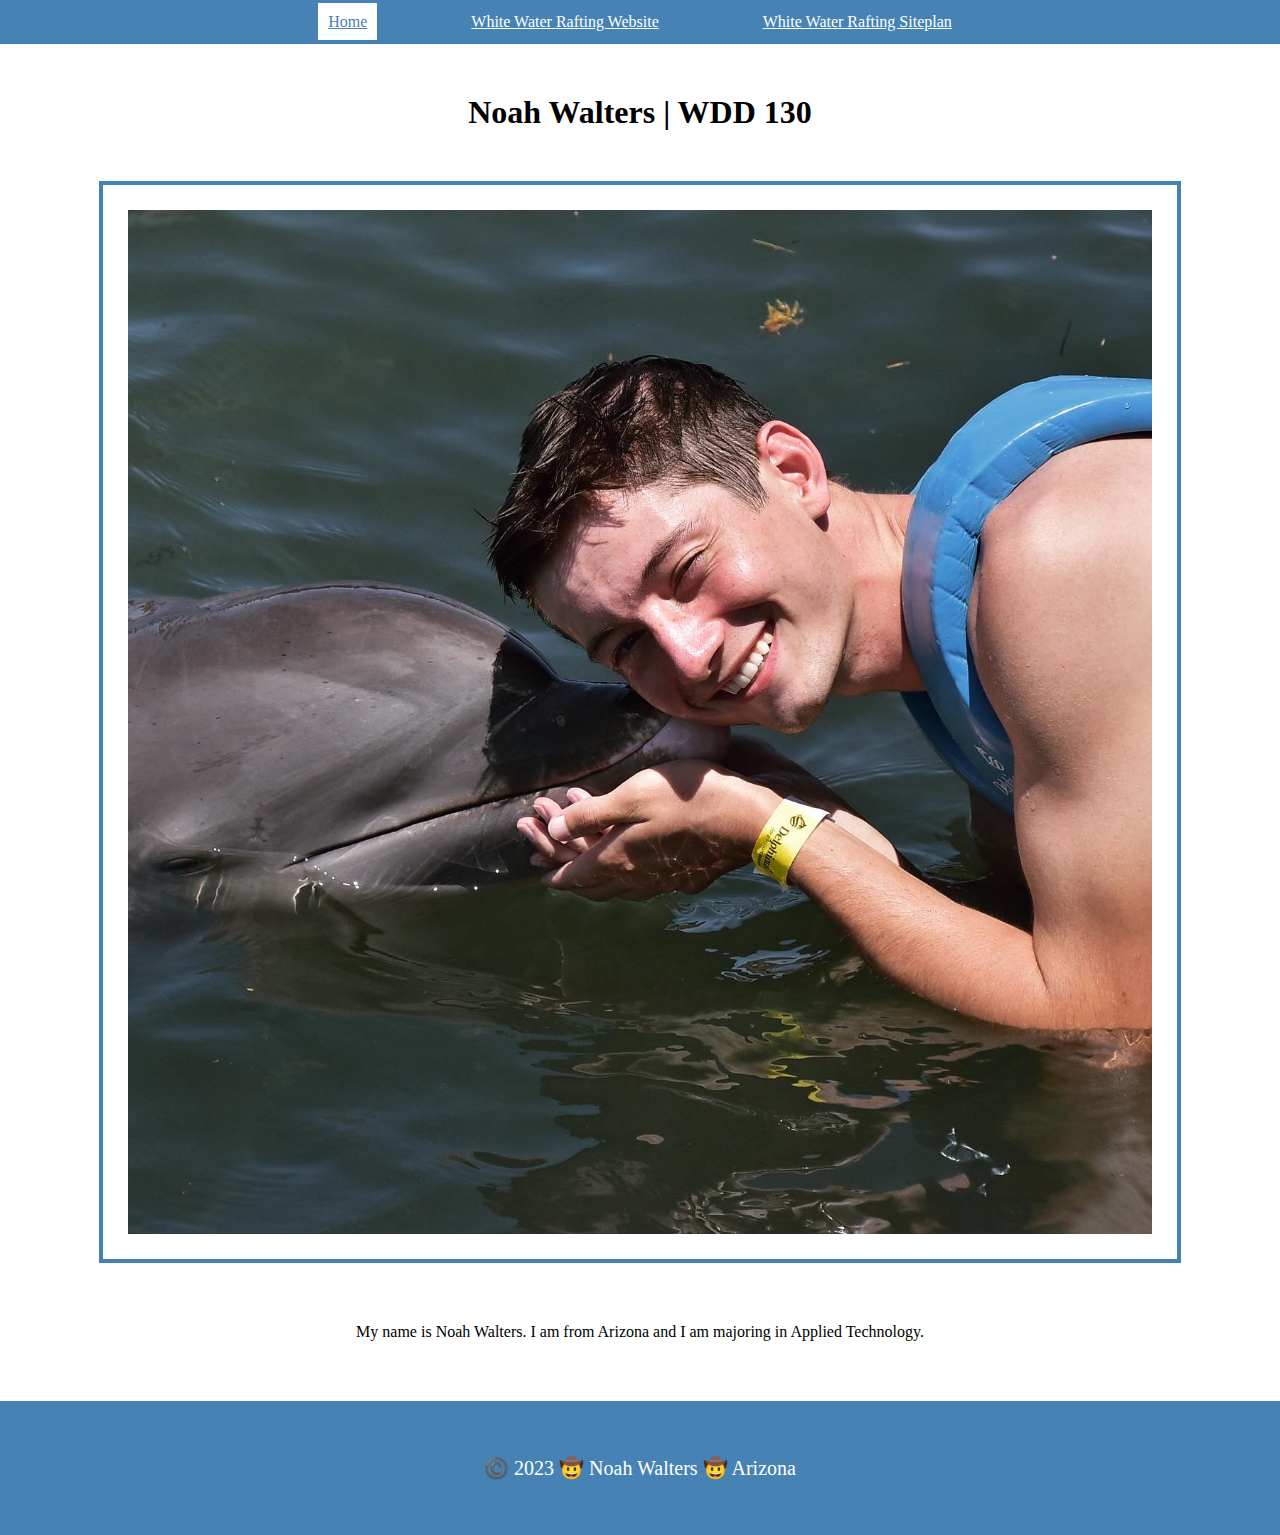
<file: index.html>
<!DOCTYPE html>
<html lang="en-US">
    <head>
        <meta charset="utf-8">
        <meta name="viewport" content="width=device-width, initial-scale=1.0">
        <title>Noah Walters | WDD 130</title>
        <link rel="stylesheet" href="css/style.css" />
    </head>
    <body>
        <header>
            <nav>
                <a id="active" href="#">Home</a>
                <a href="wwr/">White Water Rafting Website</a>
                <a href="wwr/site-plan-rafting.html">White Water Rafting Siteplan</a>
            </nav>
        </header>
        <main>
            <h1>Noah Walters | WDD 130</h1>
            <img src="images/profile.JPG" alt="Hello, my name is Noah Walters">
            <p>My name is Noah Walters. I am from Arizona and I am majoring in Applied Technology.</p>
        </main>
        <footer>
            <p>©️ 2023 🤠 Noah Walters 🤠 Arizona</p>
        </footer>
    </body>
</html>
</file>
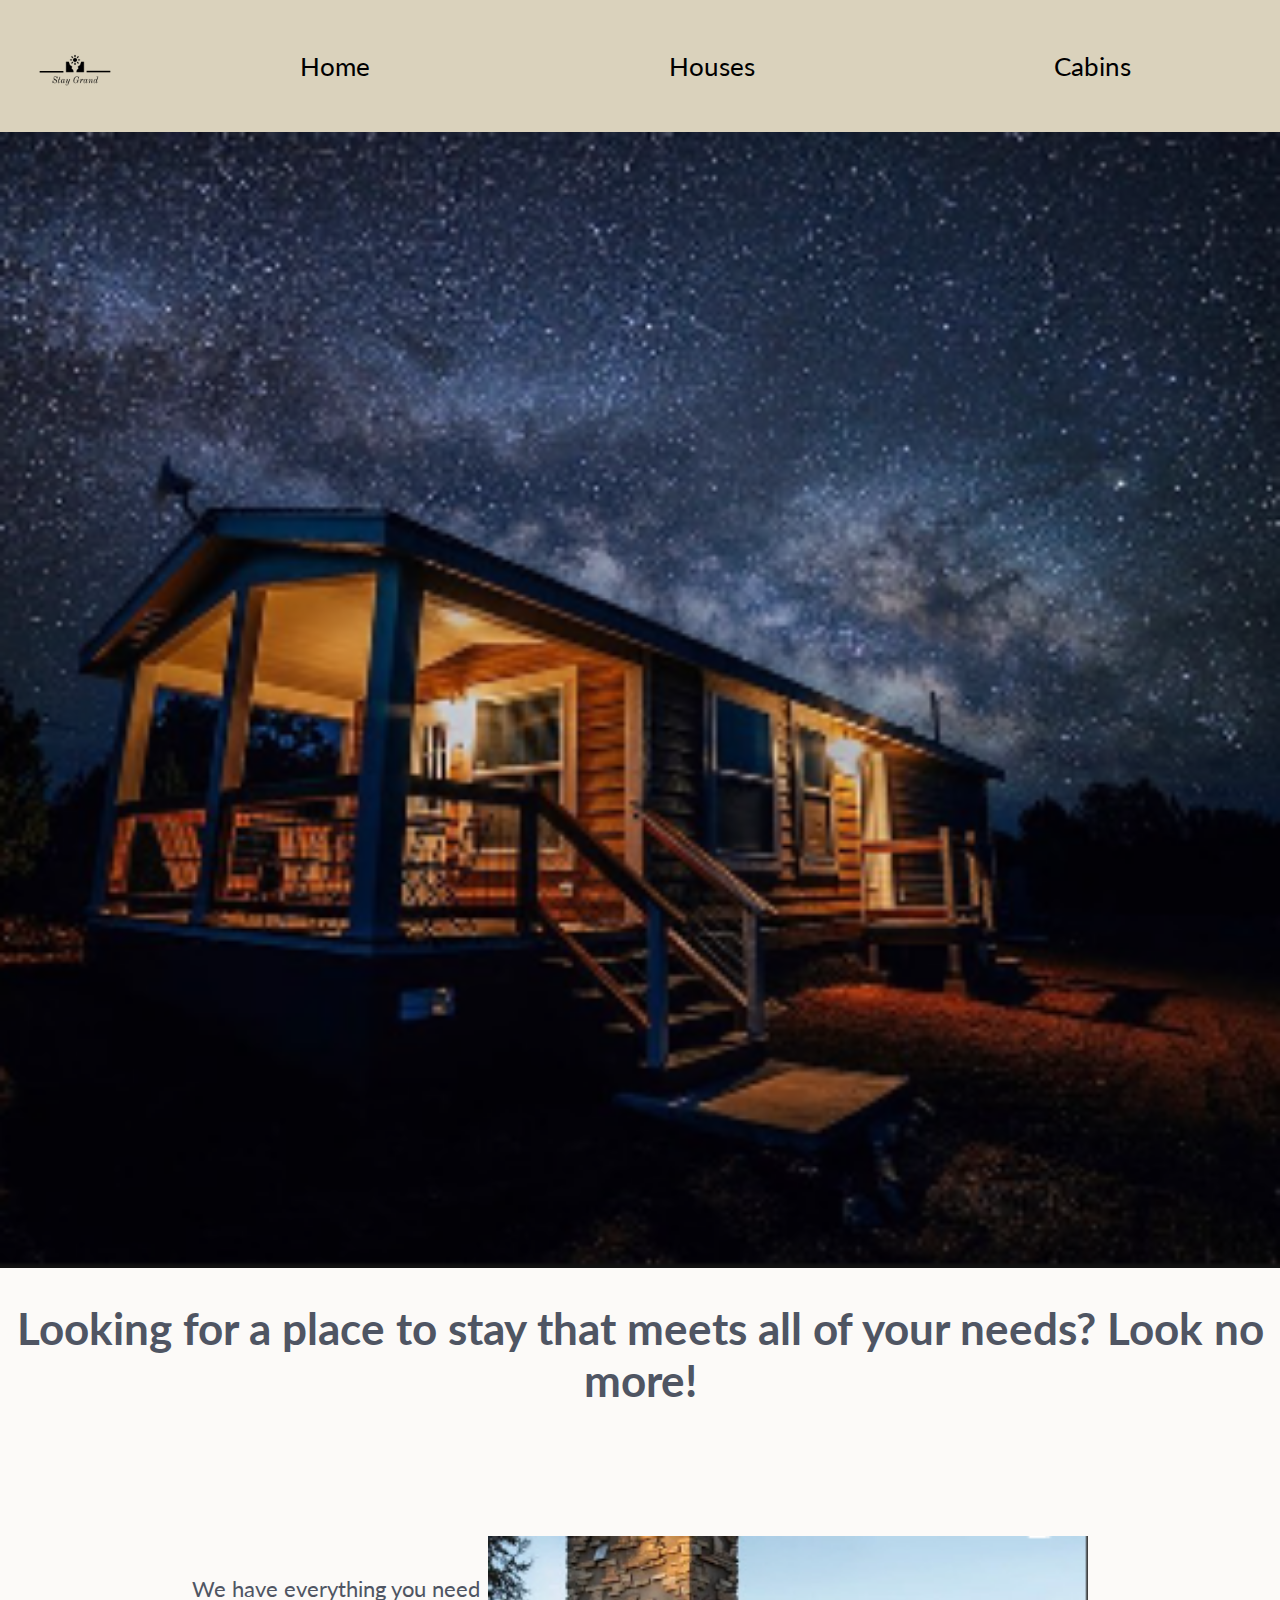
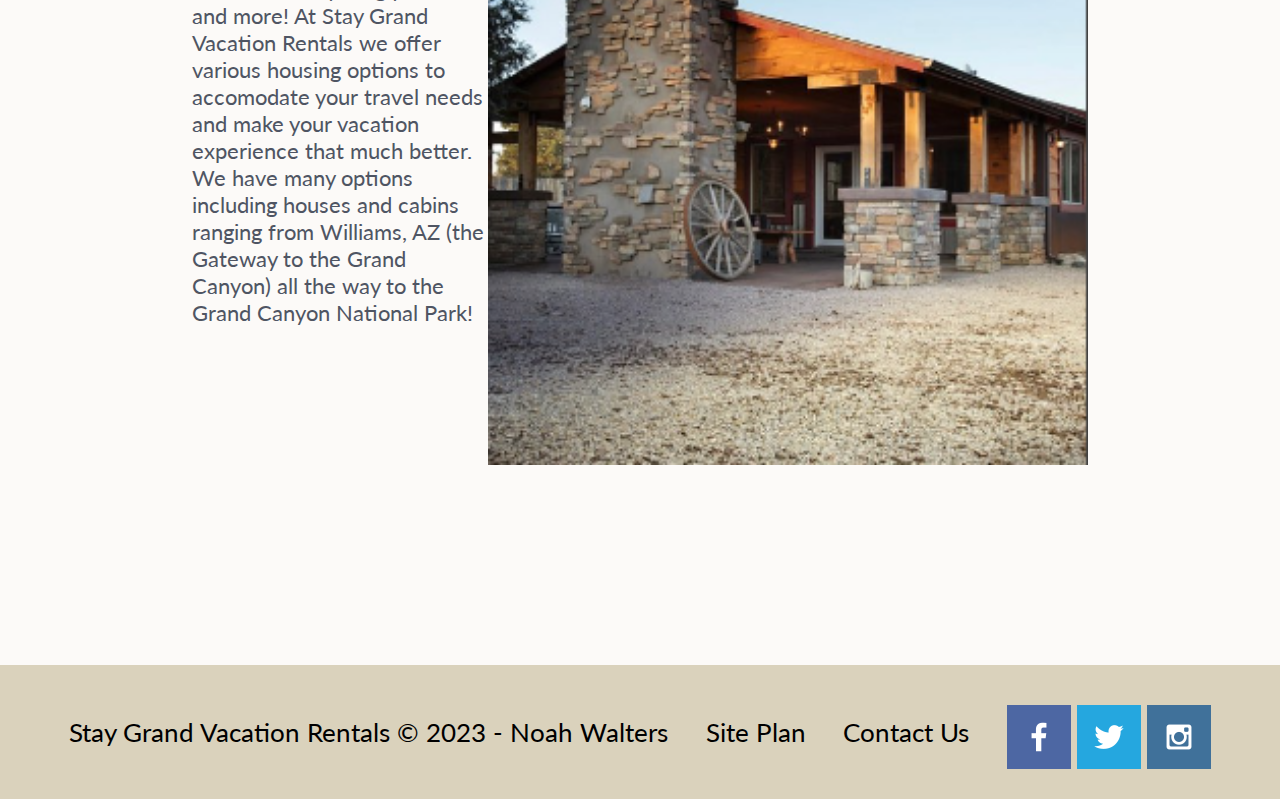
<file: staygrand/index.html>
<!DOCTYPE html>
<html lang="en">
<head>
    <meta charset="UTF-8">
    <meta http-equiv="X-UA-Compatible" content="IE=edge">
    <meta name="viewport" content="width=device-width, initial-scale=1.0">
    <title>Stay Grand Vacaion Rentals</title>
    <link rel="stylesheet" href="styles/style.css">
</head>
<body>
    <div id="content">
    <header>
      <img class="logo" src="Stay_Grand-logos_black.png" alt="StayGrandlogo">
      <nav>
            <a id="active" href="#">Home</a>
            <a href="houses.html">Houses</a>
            <a href="cabins.html">Cabins</a>
      </nav>
    </header>
    <main class="home-grid">
        <img class="nightcabin" src="staygrandnightcabin.png" alt="Romantic Retro Retreat">
        <h1>Looking for a place to stay that meets all of your needs? Look no more!</h1>
        <section class="actual-grid">
            <p>We have everything you need and more! At Stay Grand Vacation Rentals we offer various housing options to accomodate your travel needs and make your vacation experience that much better. We have many options including houses and cabins ranging from Williams, AZ (the Gateway to the Grand Canyon) all the way to the Grand Canyon National Park!</p>
            <img class="daycabin" src="staygranddaycabin.png" alt="Grand Canyon Wheelhouse">
        </section>
    </main>
    <footer>
        <p>Stay Grand Vacation Rentals &copy; 2023 - Noah Walters</p>
        <p><a href="site-plan.html">Site Plan</a></p>
        <p><a href="contactus.html">Contact Us</a></p>
        <div class="social">
            <a href="https//:facebook.com" target="_blank">
                <img src="facebook.png" alt="fb icon">
            </a>
            <a href="https//:twitter.com" target="_blank">
                <img src="twitter.png" alt="twitter icon">
            </a>
            <a href="https//:instagram.com" target="_blank">
                <img src="instagram.png" alt="instagram icon">
            </a>
        </div>
    </footer>
    </div>
</body>
</html>
</file>
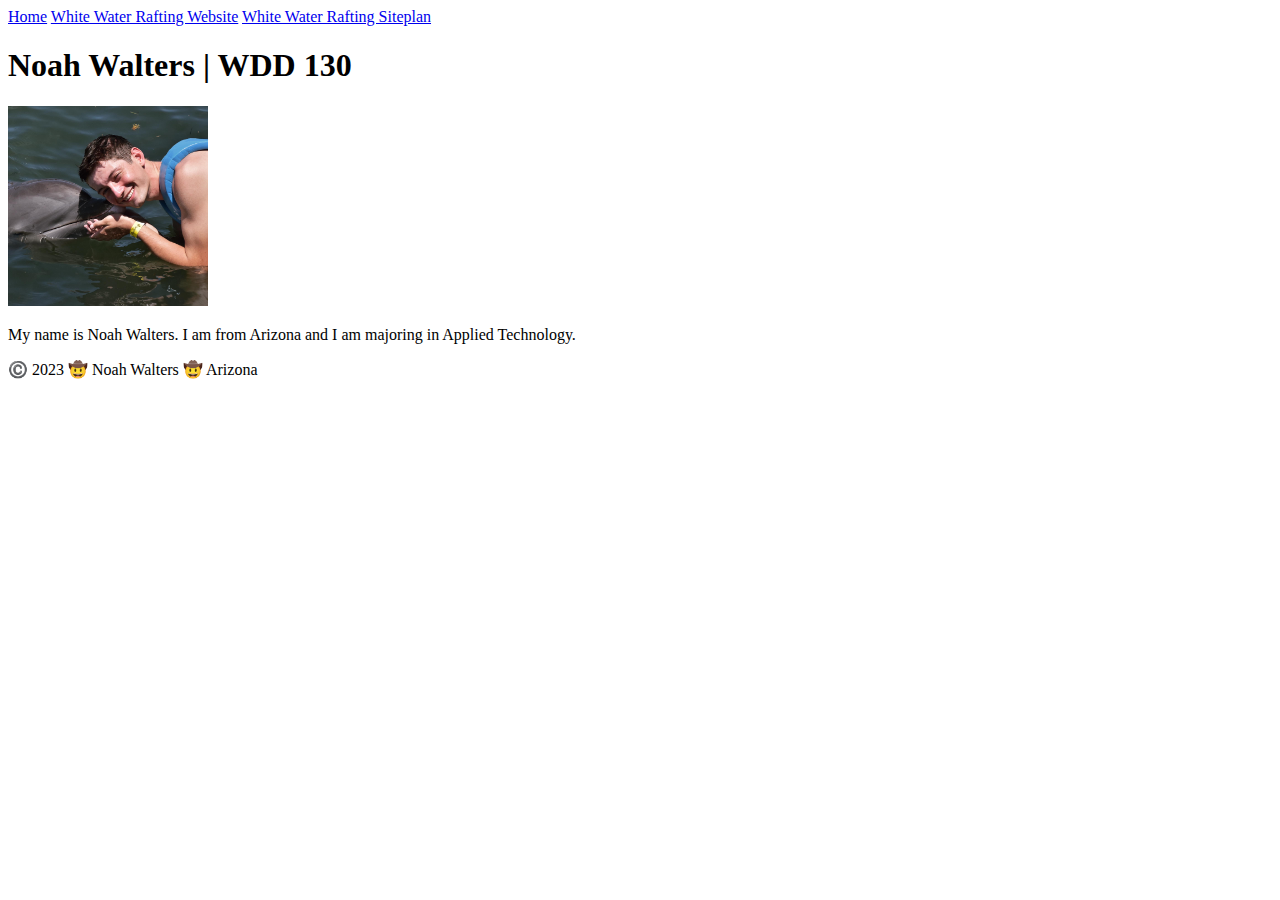
<file: wdd130/index.html>
<!DOCTYPE html>
<html lang="en-US">
    <head>
        <meta charset="utf-8">
        <meta name="viewport" content="width=device-width, initial-scale=1.0">
        <title>Noah Walters | WDD 130</title>
    </head>
    <body>
        <header>
            <nav>
                <a href="#">Home</a>
                <a href="wwr/">White Water Rafting Website</a>
                <a href="wwr/site-plan-rafting.html">White Water Rafting Siteplan</a>
            </nav>
        </header>
        <main>
            <h1>Noah Walters | WDD 130</h1>
            <img src="images/profile.JPG" alt="Noah Walters" width="200">
            <p>My name is Noah Walters. I am from Arizona and I am majoring in Applied Technology.</p>
        </main>
        <footer>
            <p>©️ 2023 🤠 Noah Walters 🤠 Arizona</p>
        </footer>
    </body>
</html>
</file>
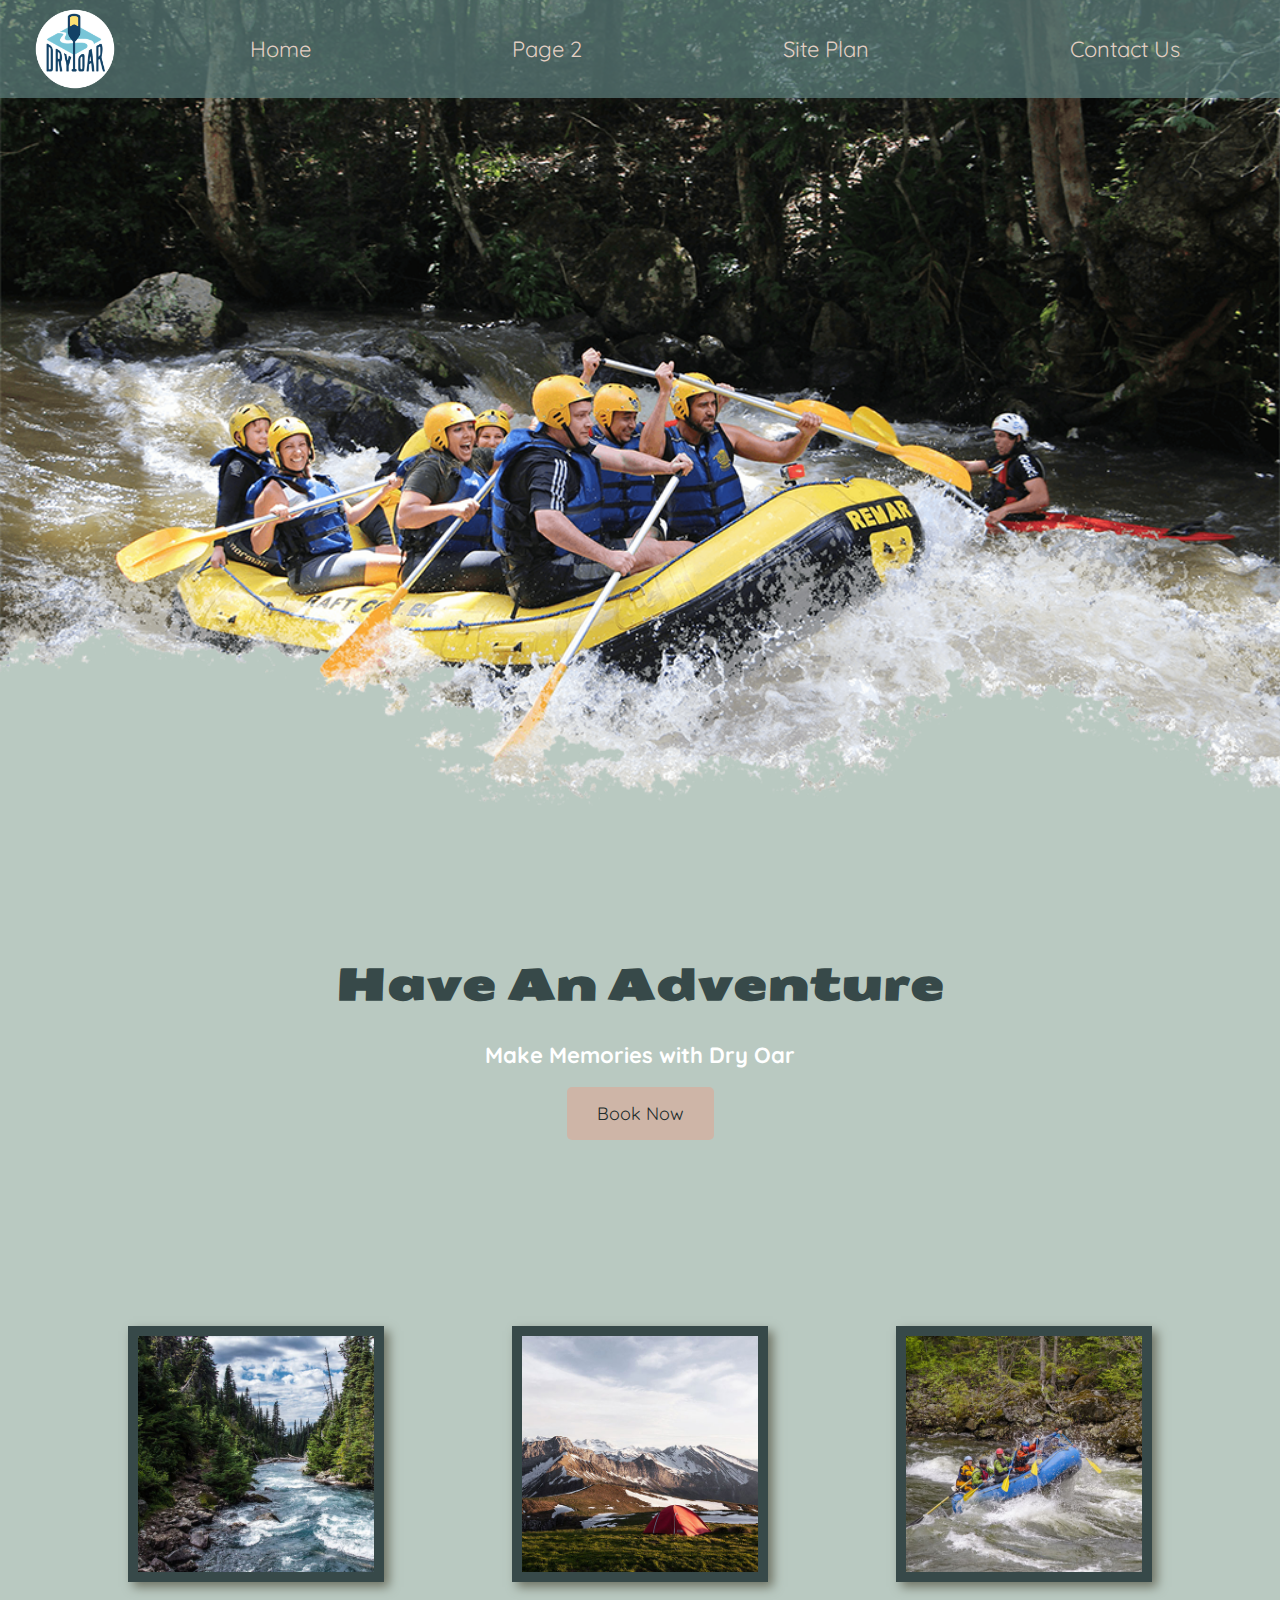
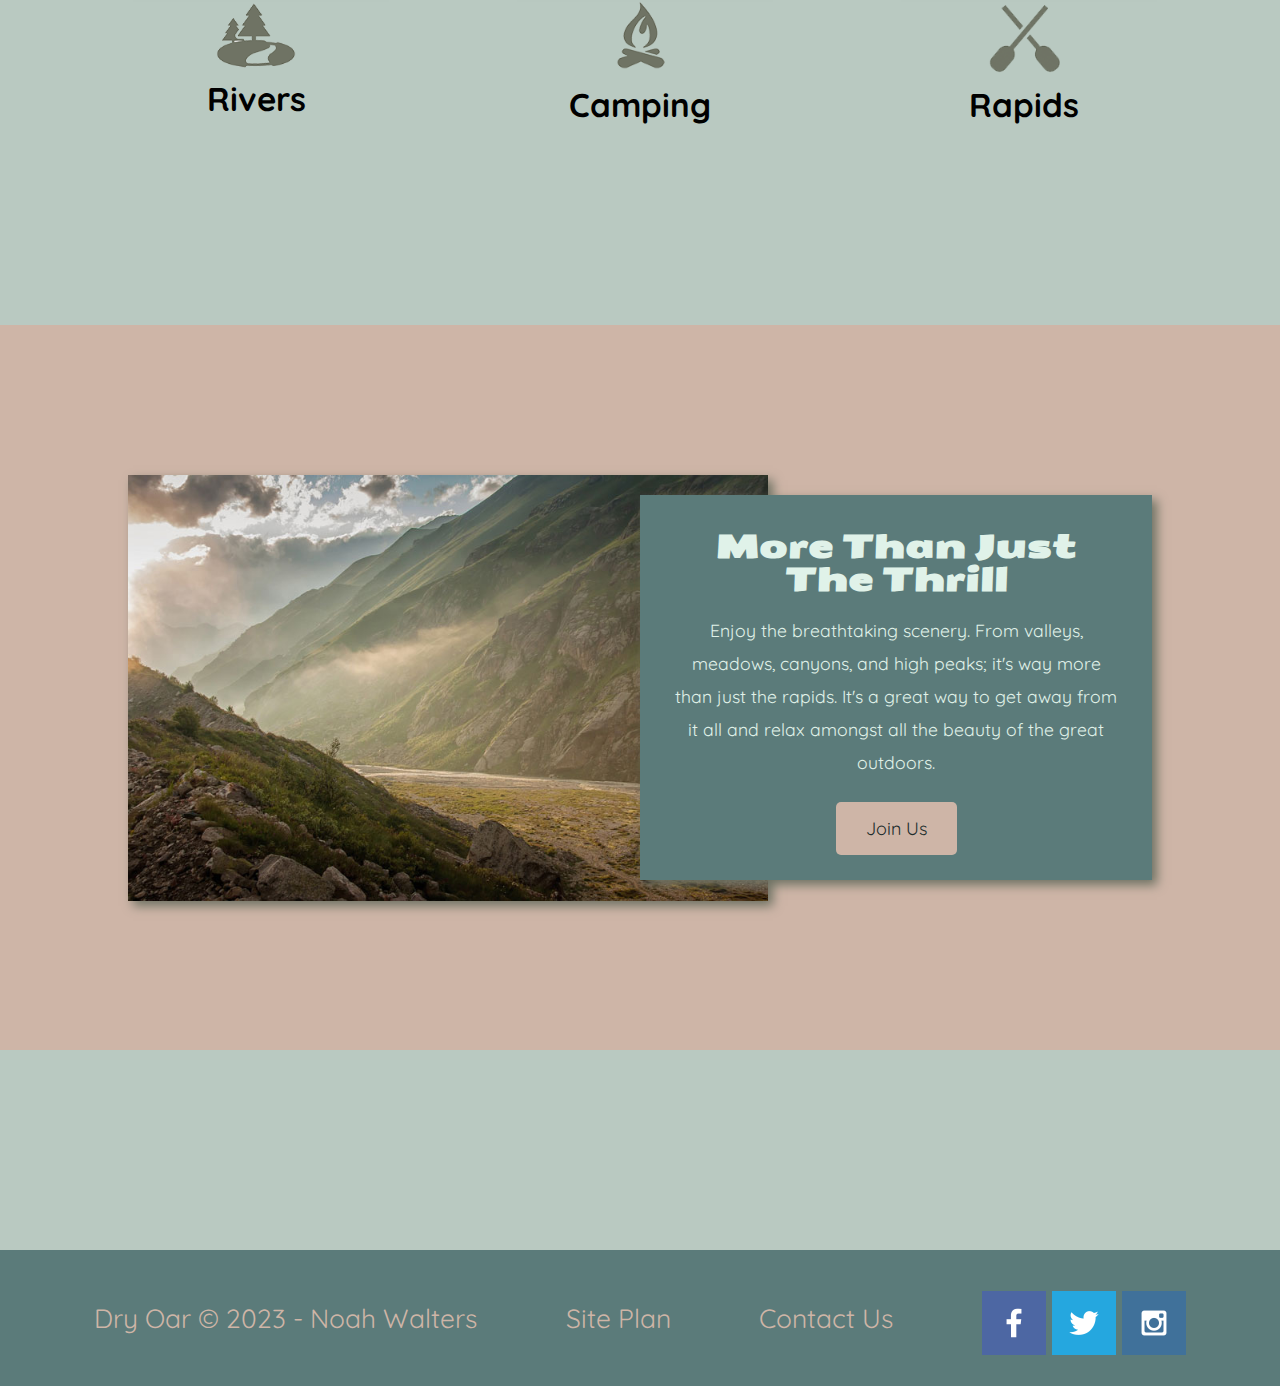
<file: wwr/index.html>
<!DOCTYPE html>
<html lang="en">
<head>
    <meta charset="UTF-8">
    <meta http-equiv="X-UA-Compatible" content="IE=edge">
    <meta name="viewport" content="width=device-width, initial-scale=1.0">
    <title>Whitewater Rafting Vacations | Dry Oar Boating | Home</title>
    <link rel="stylesheet" href="styles/style.css">
</head>
<body>
    <div id="content">
 <header>
        <a id="logo_link" href="index.html">
            <img class="logo" src="images/logo.png" alt="Dry Oar Logo"></a>
        <nav>
            <a href="index.html">Home</a>
            <a href="#">Page 2</a>
            <a href="site-plan-rafting.html">Site Plan</a>
            <a href="contactus.html">Contact Us</a>
        </nav>
 </header>
 <div id="hero">
        <div id="hero-box">
            <img id="hero-img" src="images/hero.png" alt="People enjoying rafting">
            <section id="hero-msg">
                <h1 class="home-title">Have An Adventure</h1>
                <h4>Make Memories with Dry Oar</h4>
                <div class="button-box">
                    <a class="book" href="contactus.html">Book Now</a>
                </div>
            </section>
        </div>
 </div>
<main class="home-grid">
    <section class="rivers-card">
        <img class="card-img" src="images/rivers.jpg" alt="river in forest">
        <img class="icon" src="images/river_icon.png" alt="river icon">
        <h2>Rivers</h2>
    </section>
    <section class="camping-card">
        <img class="card-img" src="images/camping.jpg" alt="tent in mountains">
        <img class="icon" src="images/fire_icon.png" alt="fire icon">
        <h2>Camping</h2>
    </section>
    <section class="rapids-card">
        <img class="card-img" src="images/rapids.jpg" alt="rafting boat">
        <img class="icon" src="images/oars.png" alt="oars icon">
        <h2>Rapids</h2>
    </section>
    <div id="background"></div>
    <img class="mountains" src="images/mountains.jpg" alt="Misty mountains">
    <section class="msg">
        <h2>More Than Just The Thrill</h2>
        <p> Enjoy the breathtaking scenery. From valleys, meadows, canyons, and high peaks; it's way more than just the rapids. It's a great way to get away from it all and relax amongst all the beauty of the great outdoors.</p>
        <a class='join' href="rivers.html">Join Us</a>
    </section>
</main> 
        <footer>
    <p>Dry Oar &copy; 2023 - Noah Walters</p>
    <p><a href="site-plan-rafting.html">Site Plan</a></p>
    <p><a href="contactus.html">Contact Us</a></p>
    <div class="social">
        <a href="https//:facebook.com" target="_blank">
            <img src="images/facebook.png" alt="fb icon">
        </a>
        <a href="https//:twitter.com" target="_blank">
            <img src="images/twitter.png" alt="twitter icon">
        </a>
        <a href="https//:instagram.com" target="_blank">
            <img src="images/instagram.png" alt="instagram icon">
        </a>
    </div>
        </footer>
    </div>
</body>
</html>
</file>
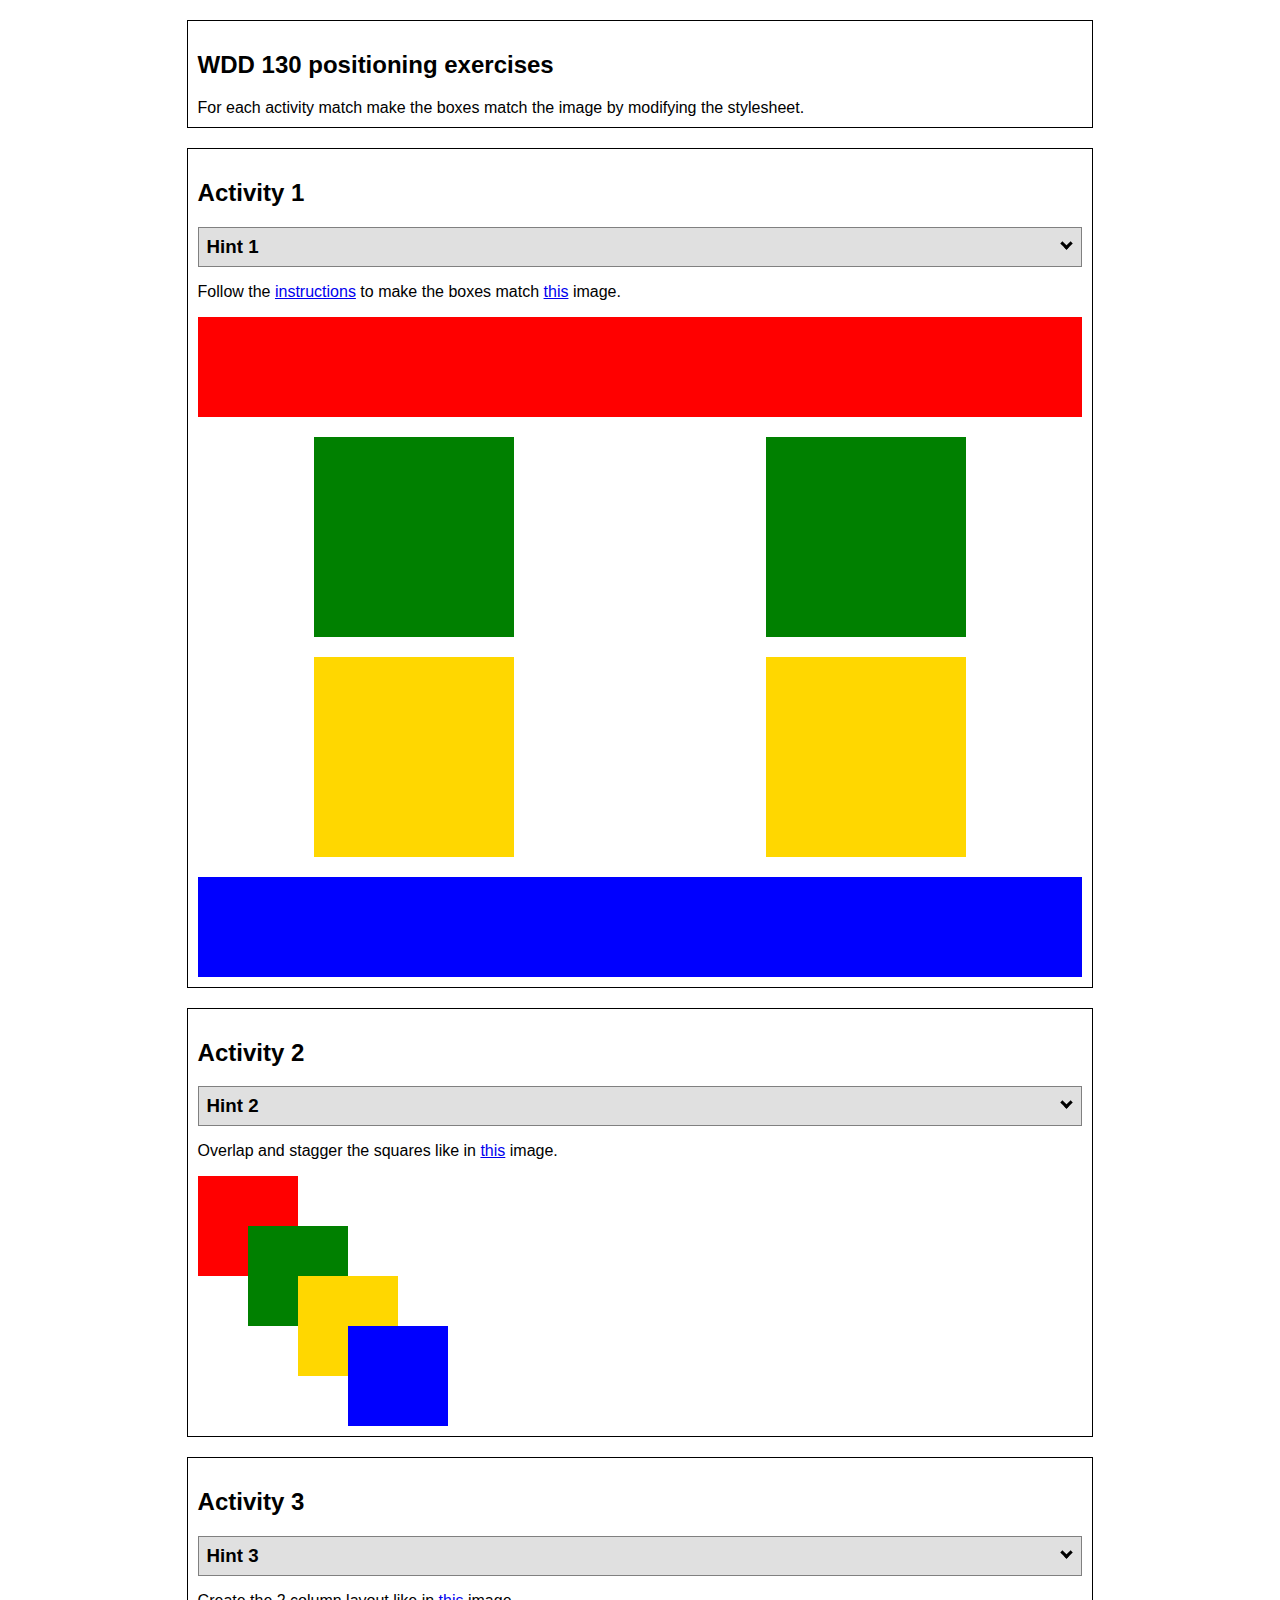
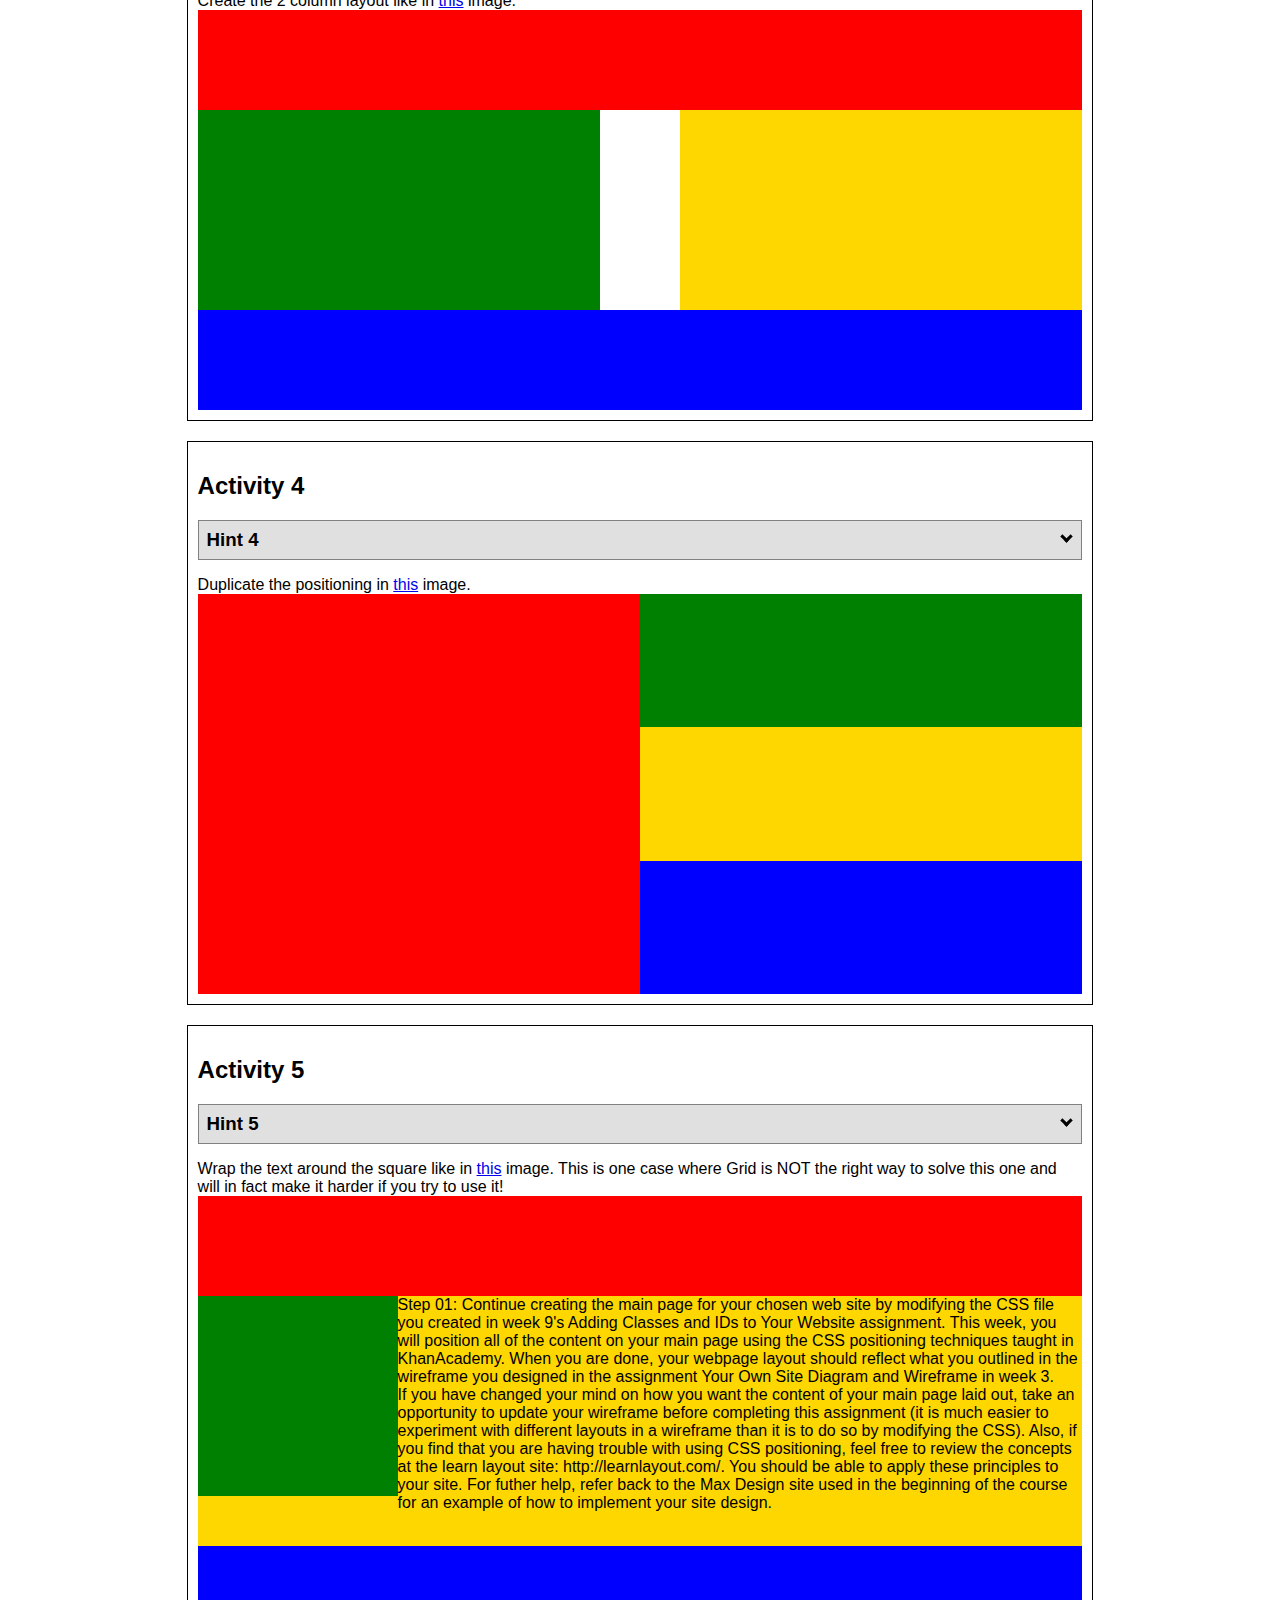
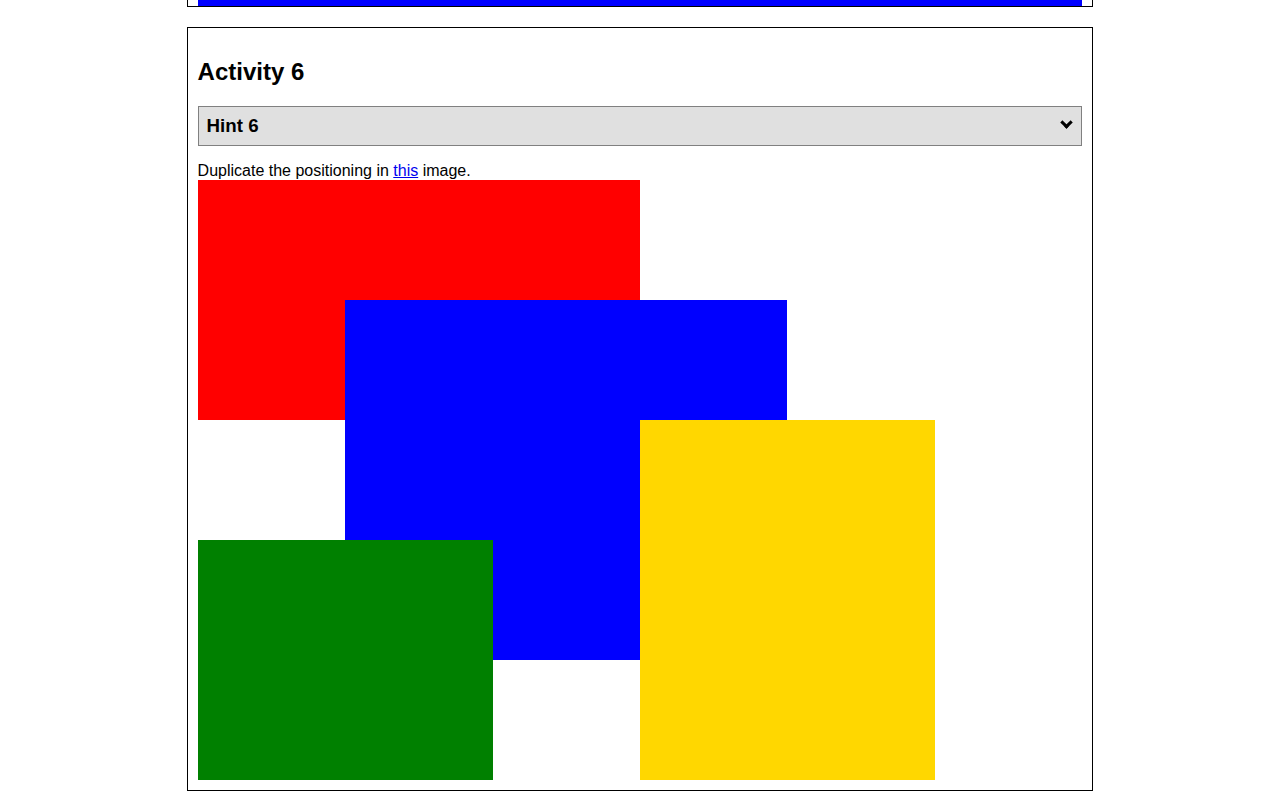
<file: positioning.html>
<!DOCTYPE html>
<html lang="en">
  <head>
    <!-- HTML - Name: positioning.html -->
    <title>Positioning Activity</title>
    <link rel="stylesheet" type="text/css" href="positionstyles.css" />
  </head>
  <body>
    <div class="activity">
      <h2>WDD 130 positioning exercises</h2>
      For each activity match make the boxes match the image by modifying the stylesheet.</div>
    <div class="activity">
      <h2>Activity 1</h2>
      <section class="hint"><input type="checkbox" ><i></i> <h3>Hint 1</h3><div><p>Check out the <a href="https://byui-wdd.github.io/wdd130/activities/w06-css-positioning.html" target="_blank">activity instructions</a> in Ilearn!</p></div></section>
      <p>Follow the <a href="https://byui-wdd.github.io/wdd130/activities/w06-css-positioning.html" target="_blank">instructions</a> to make the boxes match  <a href="https://byui-wdd.github.io/wdd130/images/example1.png" target="_blank">this</a> image.</p>
      <div class="content1" >
        <div class="red1" ></div>
        <div class="green1" ></div>
        <div class="green1" ></div>
        <div class="yellow1"></div>
        <div class="yellow1"></div>
        <div class="blue1"></div>
      </div>
    </div>
    <div class="activity">
      <h2>Activity 2</h2>
      <section class="hint"><input type="checkbox" > <h3>Hint 2</h3><i></i><div>
      <ul>
      <li>grid-template-columns: 50px 50px 50px 50px 50px </li></ul></div></section>
      <p>Overlap and stagger the squares like in <a href="https://byui-wdd.github.io/wdd130/images/example2.png" target="_blank">this</a> image.</p>
      <div class="content2" >
        <div class="red2" ></div>
        <div class="green2" ></div>
        <div class="yellow2"></div>
        <div class="blue2"></div>
      </div>
    </div>
    <div class="activity">
      <h2>Activity 3</h2>
      <section class="hint"><input type="checkbox" > <h3>Hint 3</h3><i></i><div><p>This one is going to be best solved with CSS Grid. Remember to make the boxes the right width first...then start moving them around. </p><h4>Properties used:</h4><ul><li>display:grid;</li><li>grid-template-columns:</li><li>grid-column-gap:</li>
        <li>grid-column:</li>  </ul></div></section>
      Create the 2 column layout like in <a href="https://byui-wdd.github.io/wdd130/images/example3.png" target="_blank">this</a>  image.
      <div class="content3" >
        <div class="red3" ></div>
        <div class="green3" ></div>
        <div class="yellow3"></div>
        <div class="blue3"></div>
      </div>
    </div>
    <div class="activity">
      <h2>Activity 4</h2>
      <section class="hint"><input type="checkbox" > <h3>Hint 4</h3><i></i><div><p>For the others we have been primarily concerned with width. For this one you will need to adjust height as well. </p><h4>Properties used:</h4><ul><li>display:grid;</li><li>grid-template-columns:</li><li>grid-row:</li></ul></div></section>
      Duplicate the positioning in <a href="https://byui-wdd.github.io/wdd130/images/example4.png" target="_blank">this</a> image. 
      <div class="content4" >
        <div class="red4" ></div>
        <div class="green4" ></div>
        <div class="yellow4"></div>
        <div class="blue4"></div>
      </div>
    </div>

    <div class="activity">
      <h2>Activity 5</h2>
      <section class="hint"><input type="checkbox" > <h3>Hint 5</h3><i></i><div><p>Grid is <strong>not</strong> the right way to do this.  In fact there is only one way to really do that...and that is with float. Remember that we float the thing we want the text to wrap around.  Also remember to start by making all the shapes the right size and shape.</p><h4>Properties used:</h4><ul><li>float: left;</li></ul></div></section>
      Wrap the text around the square like in <a href="https://byui-wdd.github.io/wdd130/images/example5.png" target="_blank">this</a> image. This is one case where Grid is NOT the right way to solve this one and will in fact make it harder if you try to use it!
      <div class="content5" >
        <div class="red5" ></div>
        <div class="green5" ></div>
        <div class="yellow5">Step 01: Continue creating the main page for your chosen web site by modifying the CSS file you created in week 9's Adding Classes and IDs to Your Website assignment. This week, you will position all of the content on your main page using the CSS positioning techniques taught in KhanAcademy. When you are done, your webpage layout should reflect what you outlined in the wireframe you designed in the assignment Your Own Site Diagram and Wireframe in week 3. <br />
          If you have changed your mind on how you want the content of your main page laid out, take an opportunity to update your wireframe before completing this assignment (it is much easier to experiment with different layouts in a wireframe than it is to do so by modifying the CSS). Also, if you find that you are having trouble with using CSS positioning, feel free to review the concepts at the learn layout site: http://learnlayout.com/. You should be able to apply these principles to your site. For futher help, refer back to the Max Design site used in the beginning of the course for an example of how to implement your site design.</div>
        <div class="blue5"></div>
      </div>
    </div>
    <div class="activity">
      <h2>Activity 6</h2>
      <section class="hint"><input type="checkbox" > <h3>Hint 6</h3><i></i><div><p>This one is all about visualizing the grid behind the layout. If you are having a hard time doing that first: all the sizes are even multiples of 100, and second here is another example with the lines drawn: <a href="https://byui-wdd.github.io/wdd130/images/example6-hint.png" target="_blank">example 6 with lines</a>. For this one you will find it easiest if you use px for the column width. You can also use <kbd>z-index</kbd> to control the element layering.    </p><h4>Properties used:</h4><ul><li>display:grid;</li><li>grid-template-columns:</li><li>grid-column:</li><li>grid-row:</li><li><a href="https://www.w3schools.com/cssref/pr_pos_z-index.asp" target="_blank">z-index:</a></li></ul></div></section>
      Duplicate the positioning in <a href="https://byui-wdd.github.io/wdd130/images/example6.png" target="_blank">this</a> image.
      <div class="content6" >
        <div class="red6" ></div>
        <div class="green6" ></div>
        <div class="yellow6"></div>
        <div class="blue6"></div>
      </div>
    </div>
  </body>
</html>
</file>
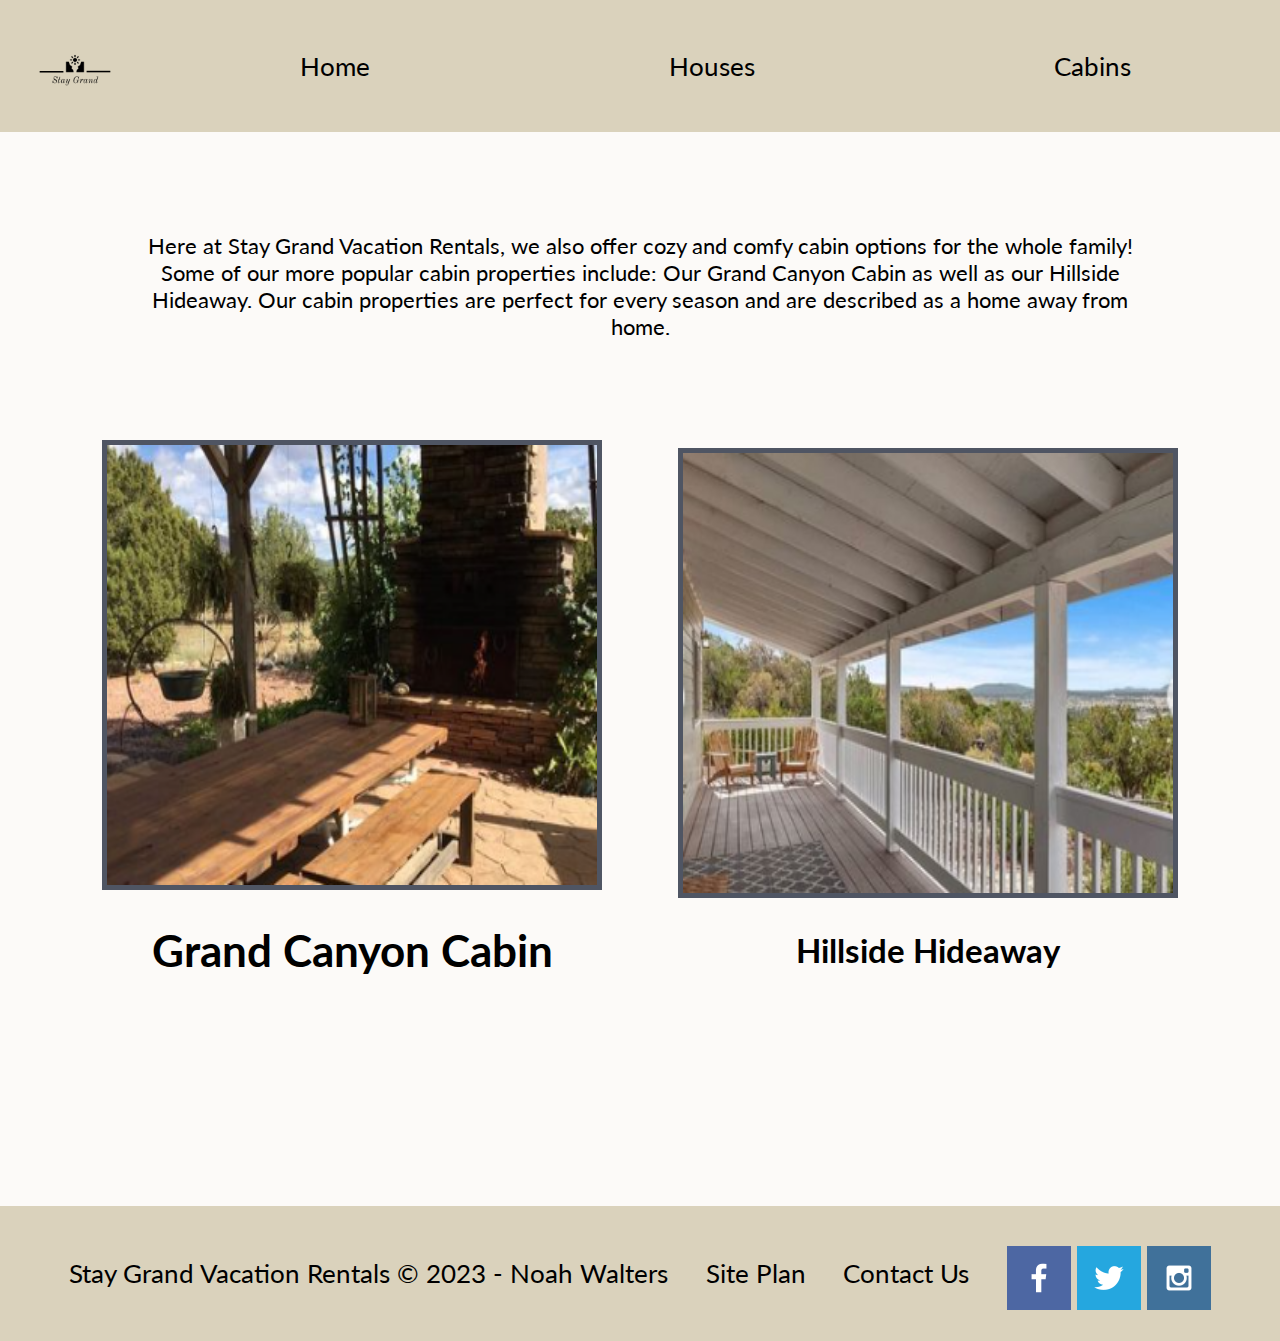
<file: staygrand/cabins.html>
<!DOCTYPE html>
<html lang="en">
<head>
    <meta charset="UTF-8">
    <meta http-equiv="X-UA-Compatible" content="IE=edge">
    <meta name="viewport" content="width=device-width, initial-scale=1.0">
    <title>Stay Grand Vacaion Rentals</title>
    <link rel="stylesheet" href="styles/style.css">
</head>
<body>
    <div id="content">
    <header>
      <img class="logo" src="Stay_Grand-logos_black.png" alt="StayGrandlogo">
      <nav>
        <a id="active" href="index.html">Home</a>
        <a href="houses.html">Houses</a>
        <a href="cabins.html">Cabins</a>
      </nav>
    </header>
    <main class="cabin-grid">
        <p>Here at Stay Grand Vacation Rentals, we also offer cozy and comfy cabin options for the whole family! Some of our more popular cabin properties include: Our Grand Canyon Cabin as well as our Hillside Hideaway. Our cabin properties are perfect for every season and are described as a home away from home.</p>
        <section class="cabinpics">
            <div class="gccabin">
                <img src="grandcanyoncabin.png" alt="Grand Canyon Cabin">
                <h1>Grand Canyon Cabin</h1>
            </div>
            <div class="hillsidehide">
                <img src="hillsidehideaway.png" alt="Hillside Hideaway">
                <h2>Hillside Hideaway</h2>
            </div>
        </section>
    </main>
    <footer>
        <p>Stay Grand Vacation Rentals &copy; 2023 - Noah Walters</p>
        <p><a href="site-plan.html">Site Plan</a></p>
        <p><a href="contactus.html">Contact Us</a></p>
        <div class="social">
            <a href="https//:facebook.com" target="_blank">
                <img src="facebook.png" alt="fb icon">
            </a>
            <a href="https//:twitter.com" target="_blank">
                <img src="twitter.png" alt="twitter icon">
            </a>
            <a href="https//:instagram.com" target="_blank">
                <img src="instagram.png" alt="instagram icon">
            </a>
        </div>
    </footer>
    </div>
</body>
</html>
</file>
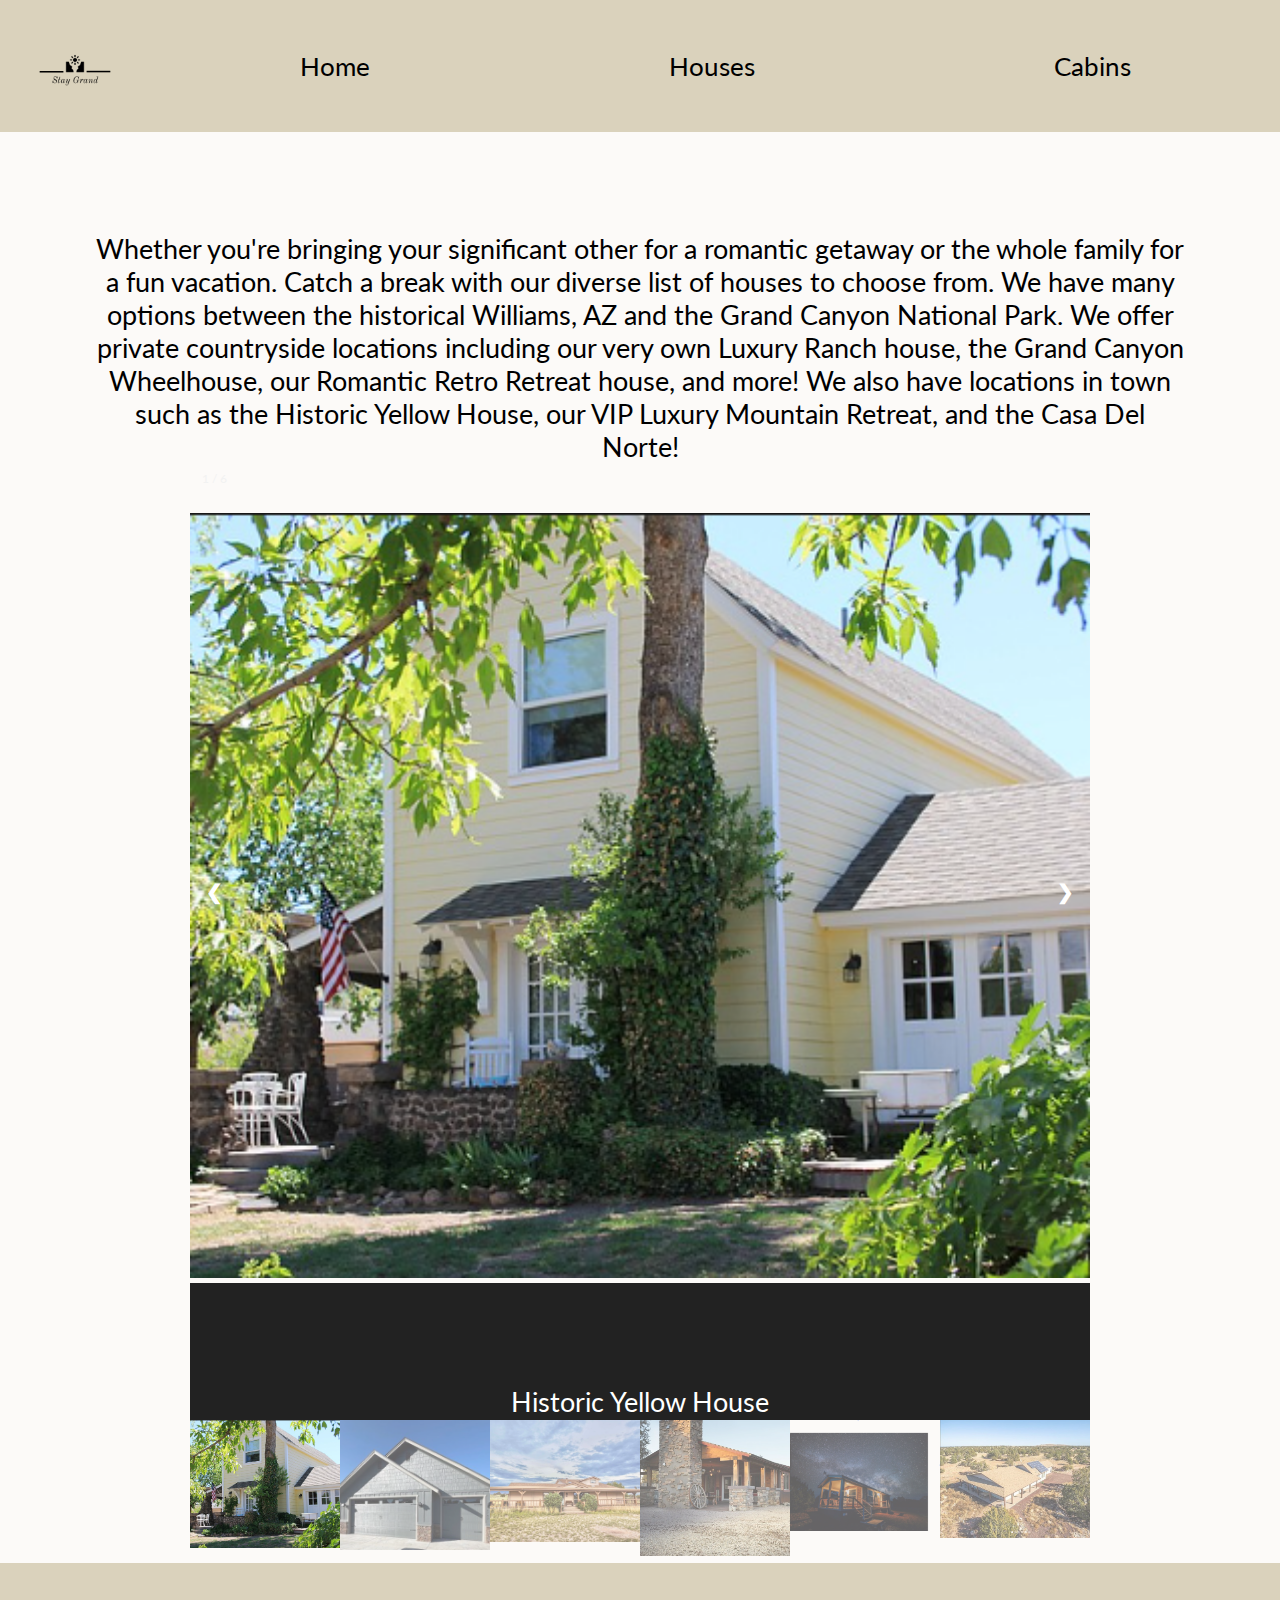
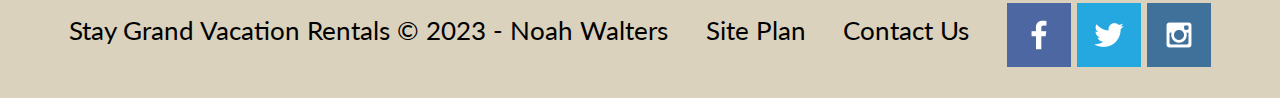
<file: staygrand/houses.html>
<!DOCTYPE html>
<html lang="en">
<head>
    <meta charset="UTF-8">
    <meta http-equiv="X-UA-Compatible" content="IE=edge">
    <meta name="viewport" content="width=device-width, initial-scale=1.0">
    <title>Stay Grand Vacaion Rentals</title>
    <link rel="stylesheet" href="styles/style.css">
</head>
<body>
    <header>
      <img class="logo" src="Stay_Grand-logos_black.png" alt="StayGrandlogo">
      <nav>
        <a id="active" href="index.html">Home</a>
        <a href="houses.html">Houses</a>
        <a href="cabins.html">Cabins</a>
      </nav>
    </header>
    <main>
      <div class="houses-main">
        <p>Whether you're bringing your significant other for a romantic getaway or the whole family for a fun vacation. Catch a break with our diverse list of houses to choose from. We have many options between the historical Williams, AZ and the Grand Canyon National Park. We offer private countryside locations including our very own Luxury Ranch house, the Grand Canyon Wheelhouse, our Romantic Retro Retreat house, and more! We also have locations in town such as the Historic Yellow House, our VIP Luxury Mountain Retreat, and the Casa Del Norte!</p>
        <section class="container">

            <!-- Full-width images with number text -->
            <div class="mySlides">
              <div class="numbertext">1 / 6</div>
                <img src="historicyellowhouse.png" style="width:100%">
            </div>
          
            <div class="mySlides">
              <div class="numbertext">2 / 6</div>
                <img src="vipluxury.png" style="width:100%">
            </div>
          
            <div class="mySlides">
              <div class="numbertext">3 / 6</div>
                <img src="luxuryranch.png" style="width:100%">
            </div>
          
            <div class="mySlides">
              <div class="numbertext">4 / 6</div>
                <img src="grandcanyonwheelhouse.png" style="width:100%">
            </div>
          
            <div class="mySlides">
              <div class="numbertext">5 / 6</div>
                <img src="romanticretroretreat.png" style="width:100%">
            </div>
          
            <div class="mySlides">
              <div class="numbertext">6 / 6</div>
                <img src="gccountryside.png" style="width:100%">
            </div>
          
            <!-- Next and previous buttons -->
            <a class="prev" onclick="plusSlides(-1)">&#10094;</a>
            <a class="next" onclick="plusSlides(1)">&#10095;</a>
          
            <!-- Image text -->
            <div class="caption-container">
              <p id="caption"></p>
            </div>
          
            <!-- Thumbnail images -->
            <div class="row">
              <div class="column">
                <img class="demo cursor" src="historicyellowhouse.png" style="width:100%" onclick="currentSlide(1)" alt="Historic Yellow House">
              </div>
              <div class="column">
                <img class="demo cursor" src="vipluxury.png" style="width:100%" onclick="currentSlide(2)" alt="VIP Luxury">
              </div>
              <div class="column">
                <img class="demo cursor" src="luxuryranch.png" style="width:100%" onclick="currentSlide(3)" alt="Luxury Ranch">
              </div>
              <div class="column">
                <img class="demo cursor" src="grandcanyonwheelhouse.png" style="width:100%" onclick="currentSlide(4)" alt="Grand Canyon Wheelhouse">
              </div>
              <div class="column">
                <img class="demo cursor" src="romanticretroretreat.png" style="width:100%" onclick="currentSlide(5)" alt="Romantic Retro Retreat">
              </div>
              <div class="column">
                <img class="demo cursor" src="gccountryside.png" style="width:100%" onclick="currentSlide(6)" alt="Grand Canyon Countryside">
              </div>
            </div>
        </div>
    </main>
    <footer>
        <p>Stay Grand Vacation Rentals &copy; 2023 - Noah Walters</p>
        <p><a href="site-plan.html">Site Plan</a></p>
        <p><a href="contactus.html">Contact Us</a></p>
        <div class="social">
            <a href="https//:facebook.com" target="_blank">
                <img src="facebook.png" alt="fb icon">
            </a>
            <a href="https//:twitter.com" target="_blank">
                <img src="twitter.png" alt="twitter icon">
            </a>
            <a href="https//:instagram.com" target="_blank">
                <img src="instagram.png" alt="instagram icon">
            </a>
        </div>
    </footer>
    <script src="houses.js"></script>
</body>
</html>
</file>
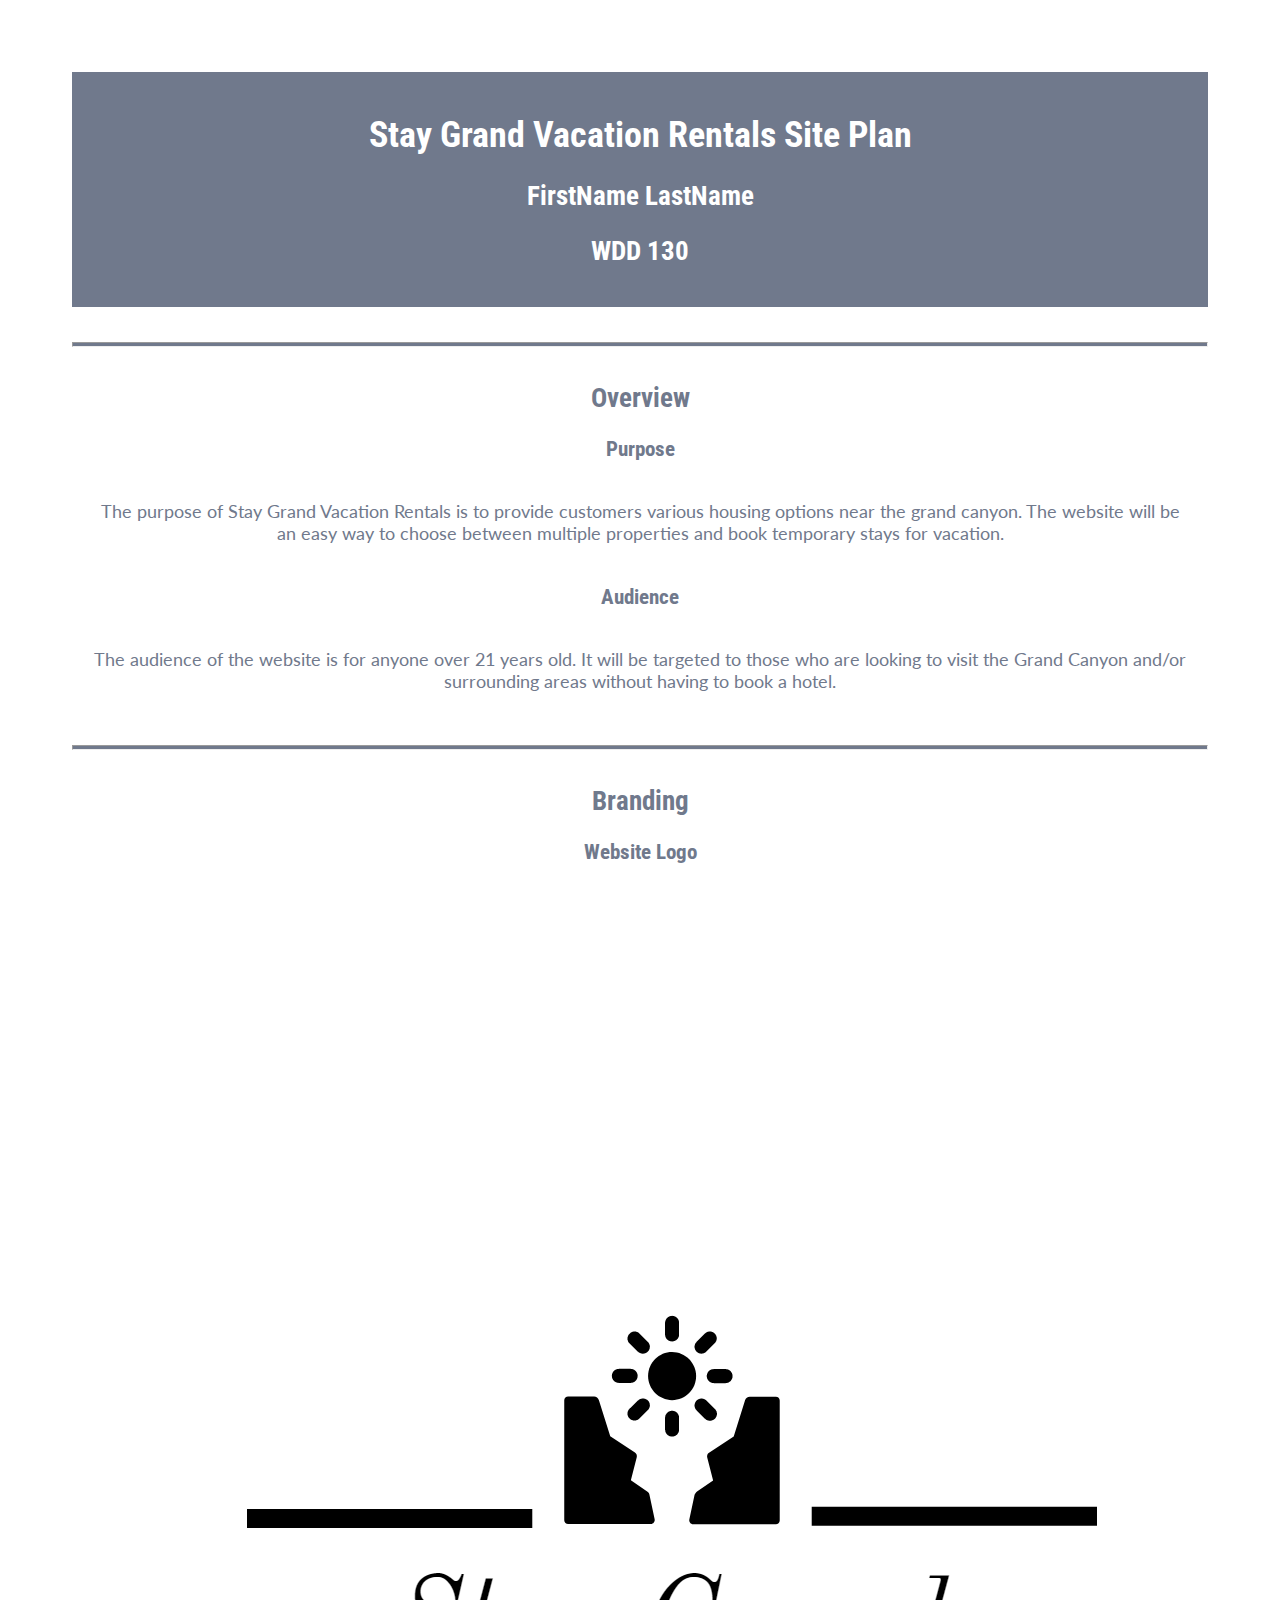
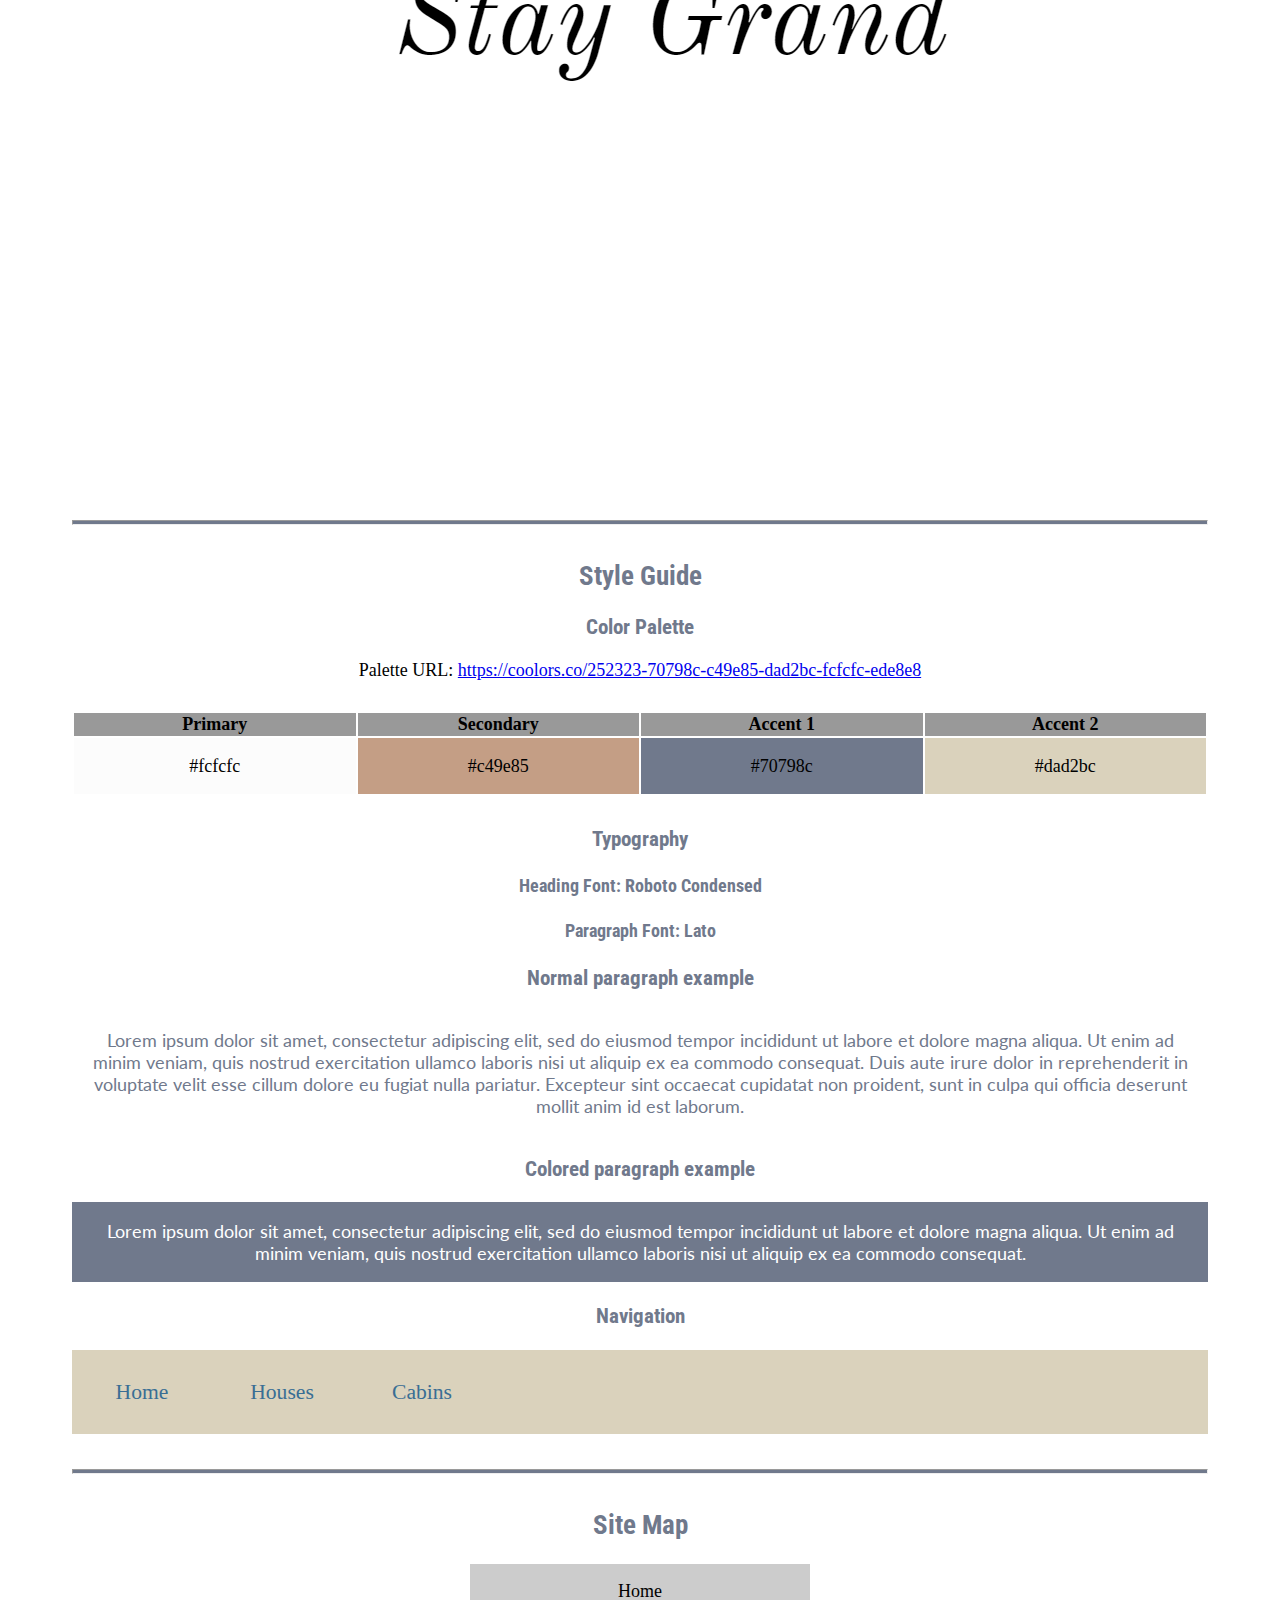
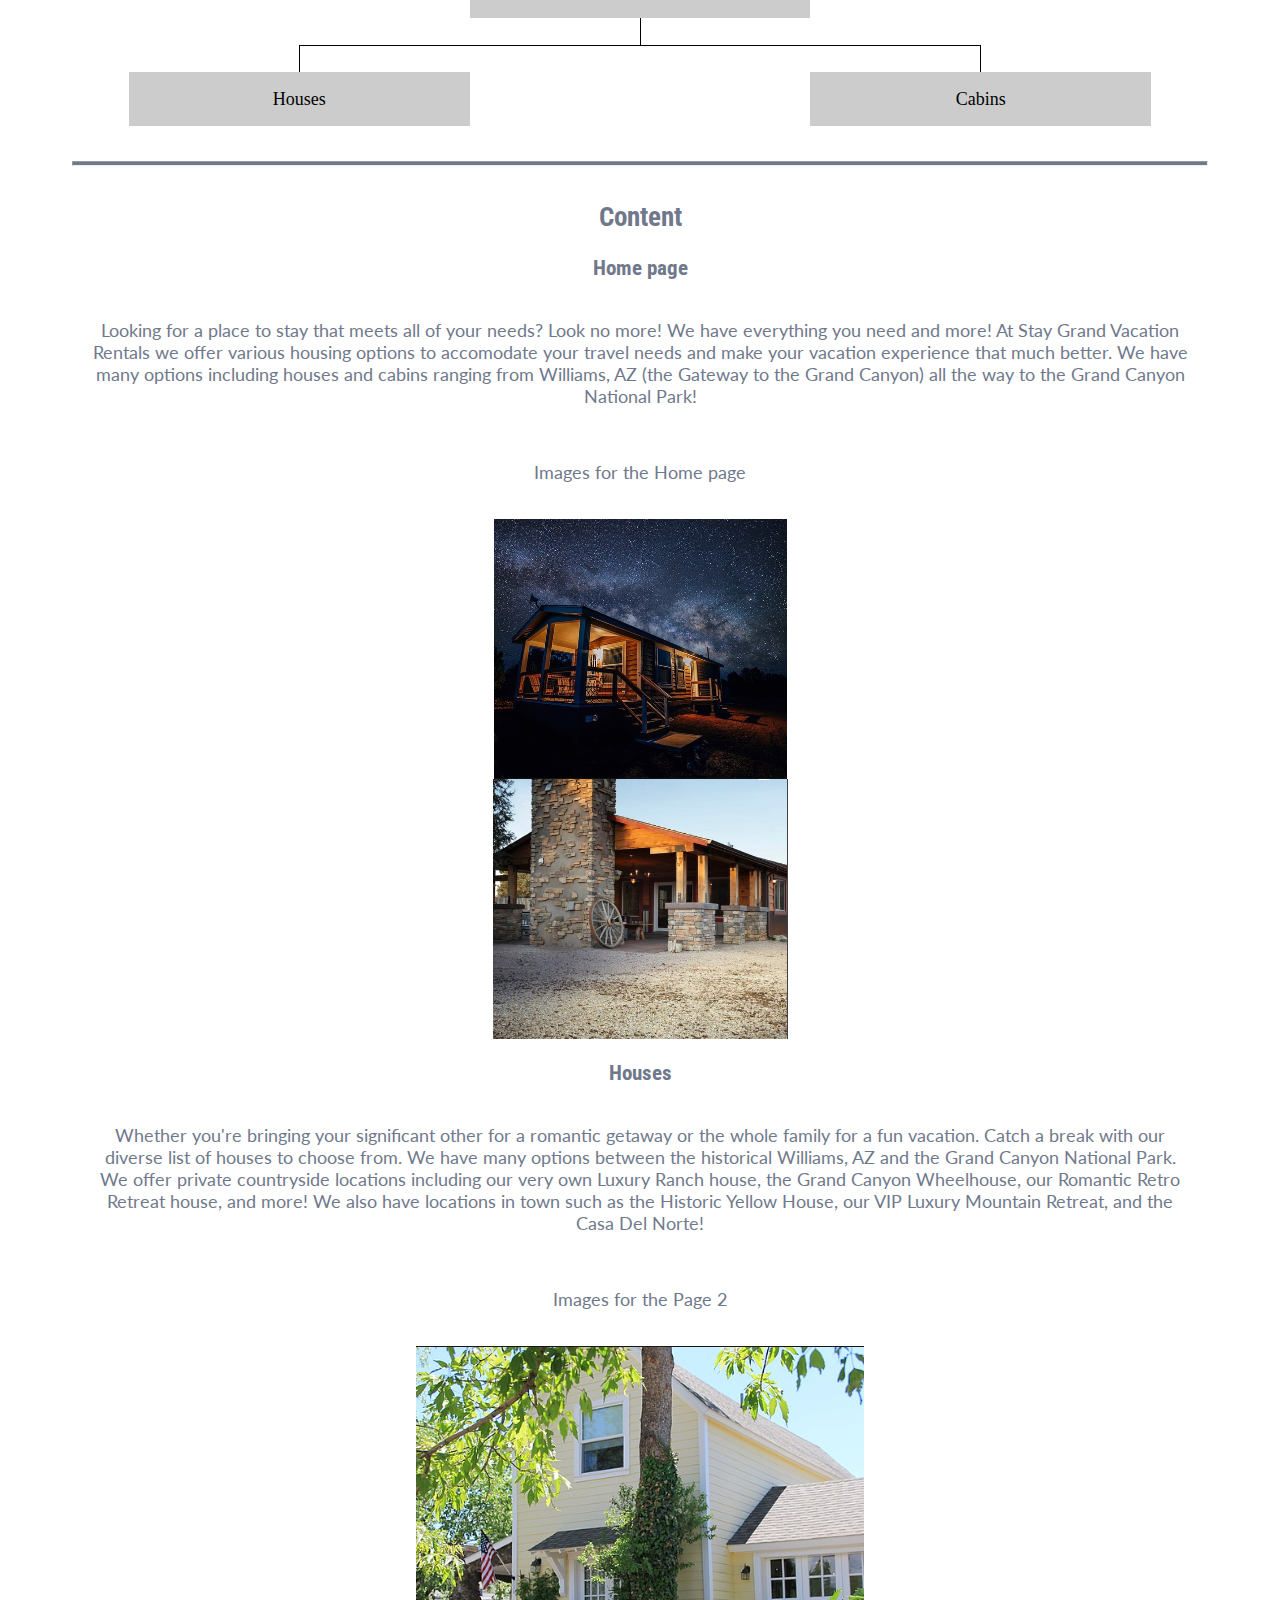
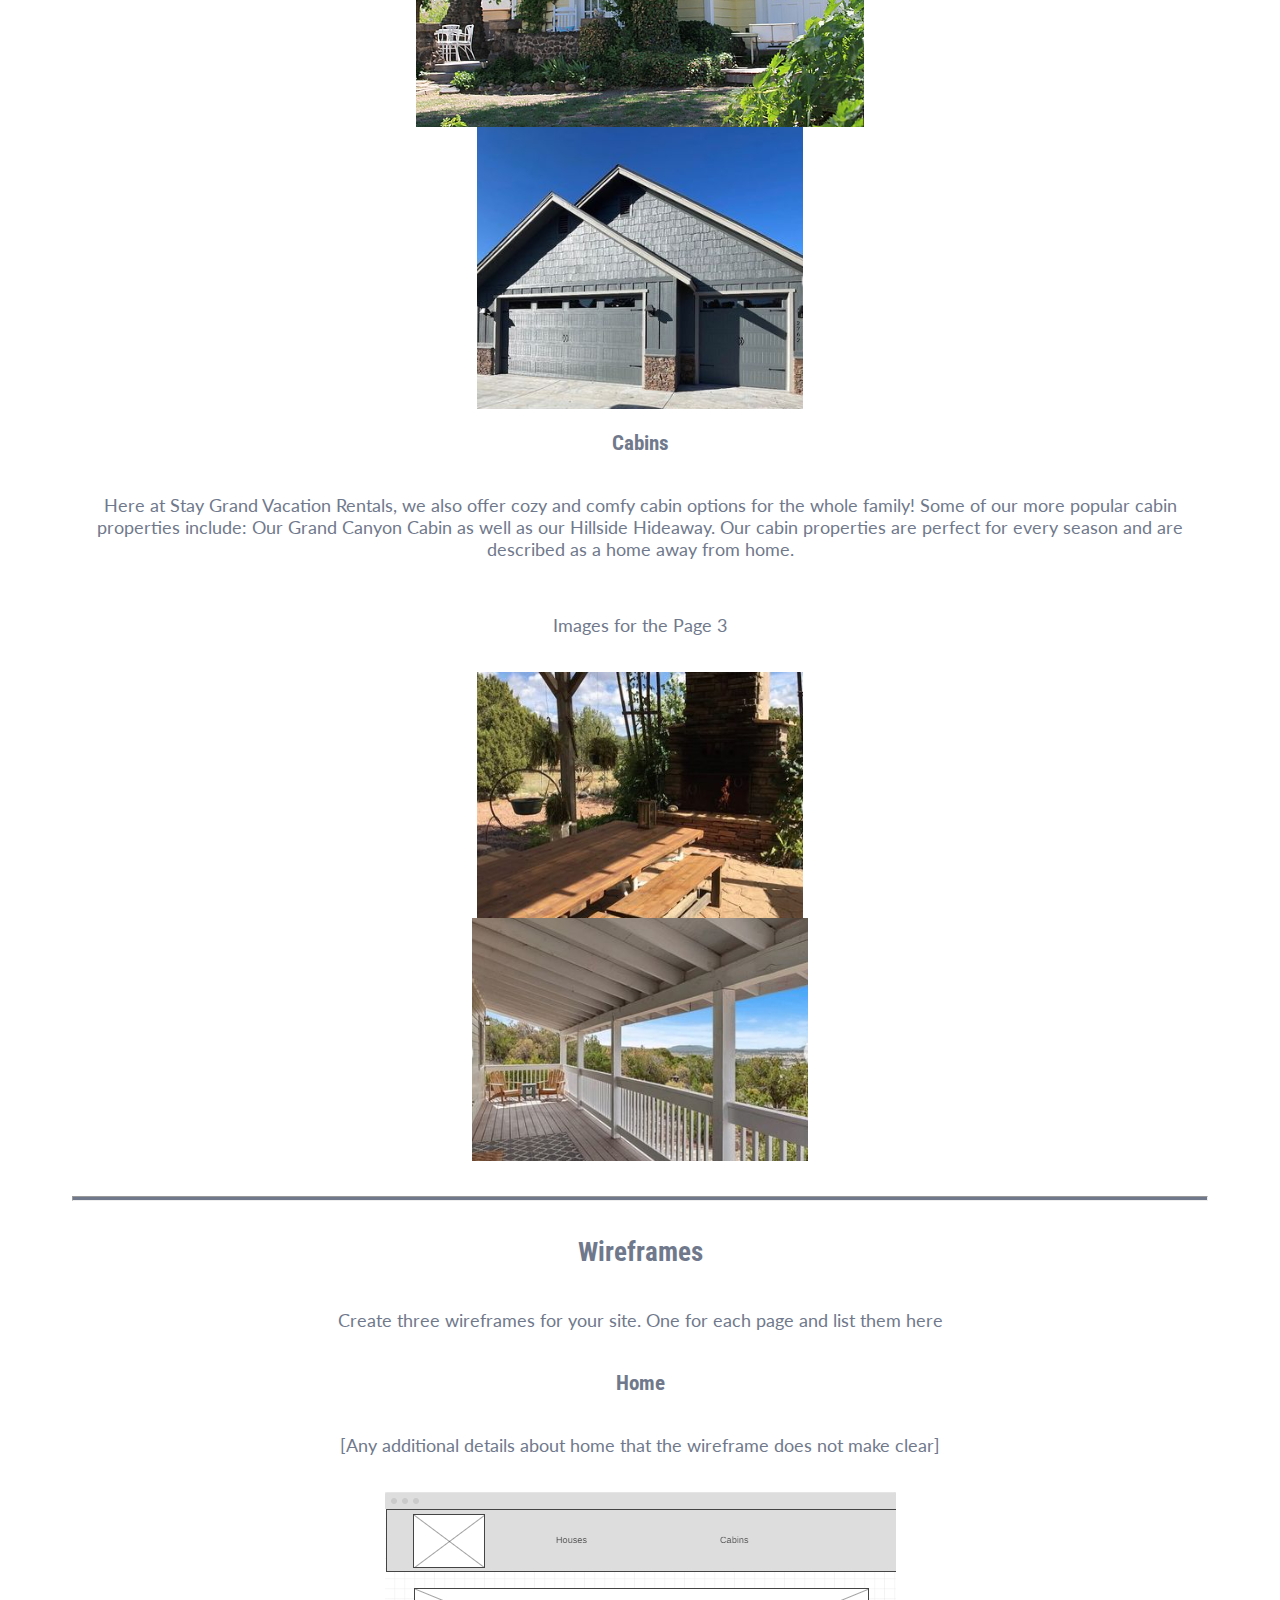
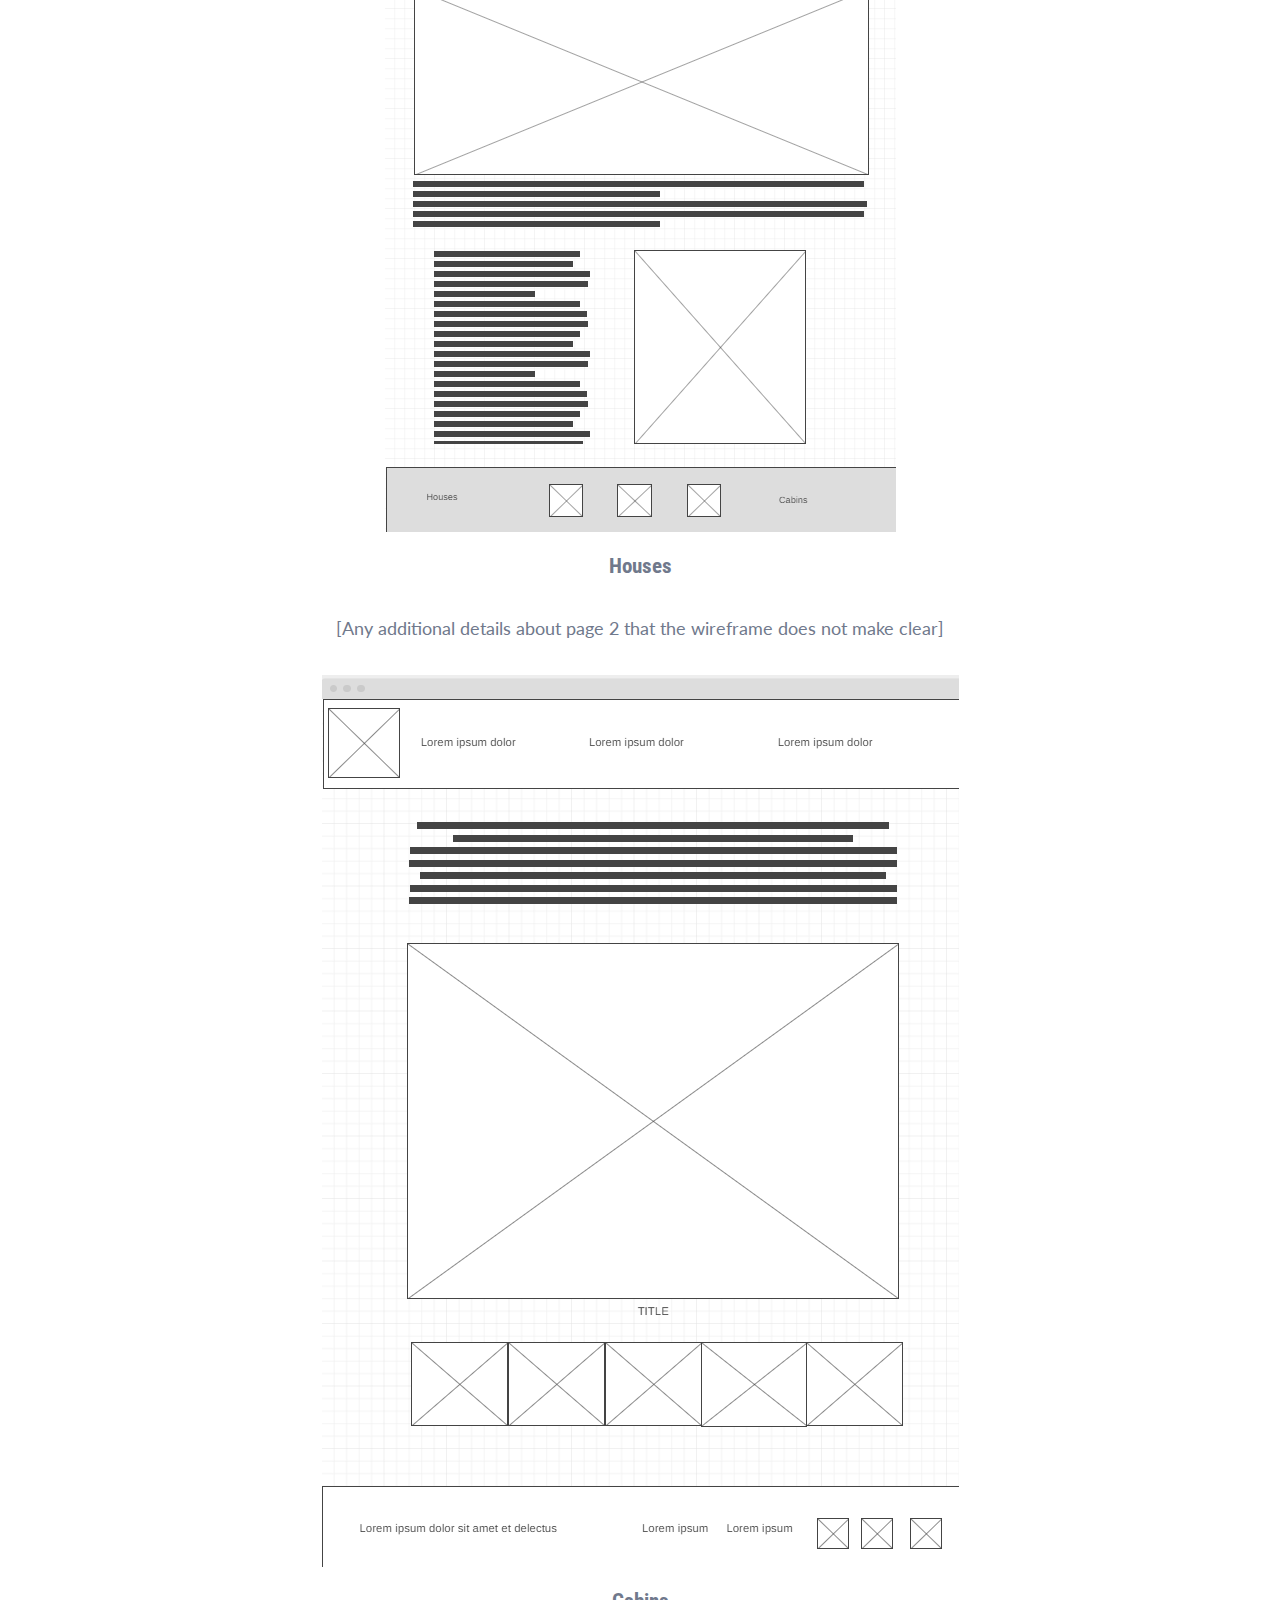
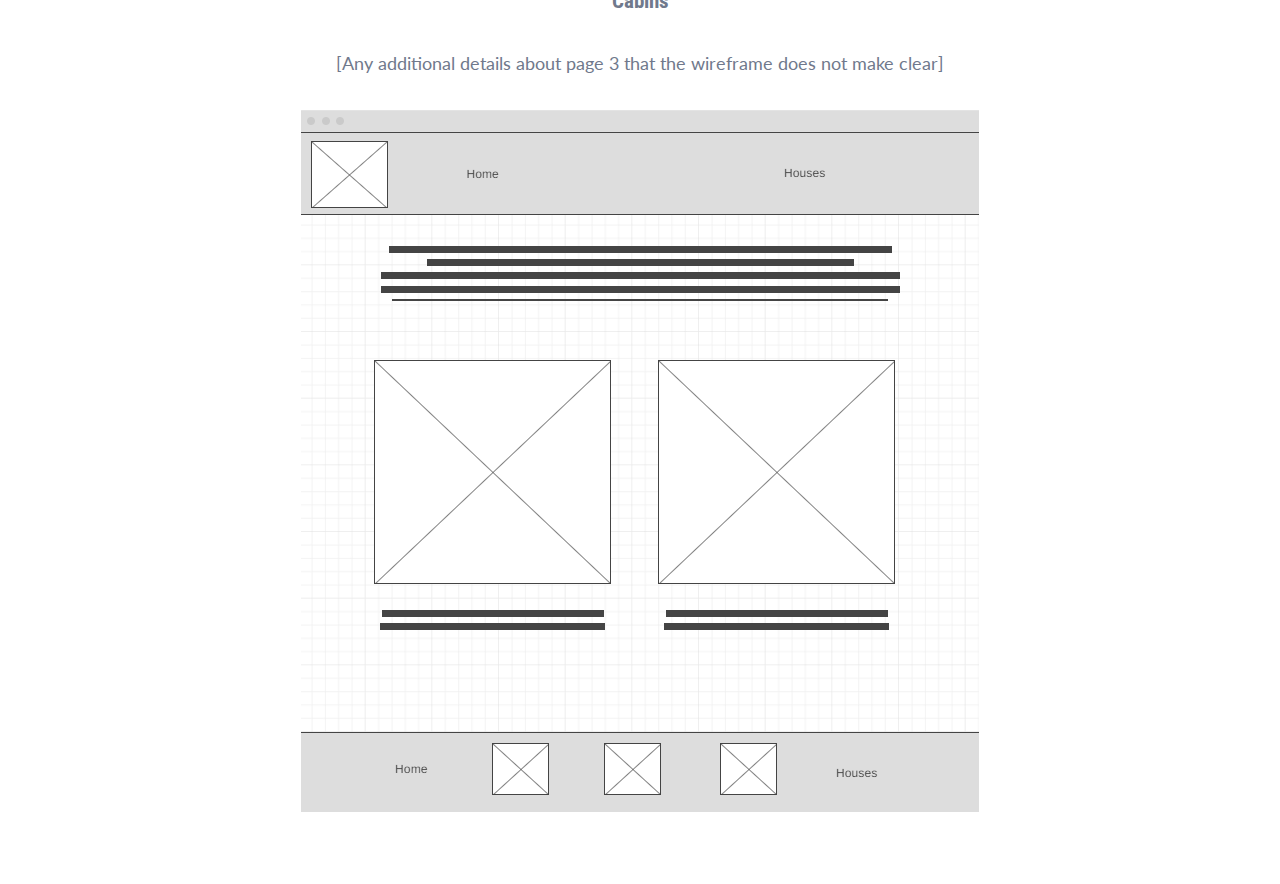
<file: staygrand/site-plan.html>
<!DOCTYPE html>
<html lang="en-us">
    
  <head>
    <meta charset="utf-8">
    <title>Site Plan</title>
    <link type="text/css" rel="stylesheet" href="styles/site-plan.css">
  </head>

  <body>
    <header>
      <h1>Stay Grand Vacation Rentals Site Plan</h1>
      <h2>FirstName LastName</h2>
      <h2>WDD 130</h2>
      <!-- In the header above, add the name or your site, your name and class number. For example if you are in section 3 you would put WDD 130.03 -->
    </header>
    <main>

      <!-- ------------------------Steps 2-3------------------------------ -->
      <hr>
      <h2>Overview</h2>
      <h3>Purpose</h3>
      <p>The purpose of Stay Grand Vacation Rentals is to provide customers various housing options near the grand canyon. The website will be an easy way to choose between multiple properties and book temporary stays for vacation.</p>  <!-- change this -->


      <h3>Audience</h3>
      <p>The audience of the website is for anyone over 21 years old. It will be targeted to those who are looking to visit the Grand Canyon and/or surrounding areas without having to book a hotel.</p>  <!-- change this -->

      <hr>
      <h2>Branding</h2>
      <h3>Website Logo</h3>
      <!-- Replace this with some sort of logo for your site.  A logo can be as simple as the name of your site in a nice font :) -->
      <img src="Stay Grand-logos_black.png" alt="StayGrandlogo">
      <hr>
      <h2>
        Style Guide
      </h2>

      <!-- ------------------------Steps 4-8------------------------------ -->

      <h3>
        Color Palette
      </h3>
      <!--  The colors you choose for a website are one of the most important decisions you will make. Follow the instructions on the activity in iLearn then return and replace the color codes below with the hex color codes (the 6 digit numbers that show at the bottom of each color) for the colors you have chosen below.  You should have at least 2 colors but do not have to fill in all 4 if you do not need them.  -->

      <!-- Copy and paste the URL to your finished palette below Make sure to paste it into both spots -->
      Palette URL: <a href="https://coolors.co/252323-70798c-c49e85-dad2bc-fcfcfc-ede8e8" target="_blank">https://coolors.co/252323-70798c-c49e85-dad2bc-fcfcfc-ede8e8</a>


      <table class="colors">
        <tr><th>Primary</th><th>Secondary</th><th>Accent 1</th><th>Accent 2</th></tr>
        <!-- Replace the numbers in the boxes below with your hex color codes. Then switch to the site-plan.css file and change your colors there as well. -->
        <tr><td class="primary">#fcfcfc</td><td class="secondary">#c49e85</td><td class="accent1">#70798c</td><td class="accent2">#dad2bc</td></tr>
      </table>

      <!-- ------------------------Step 9------------------------------ -->

      <h3>
        Typography
      </h3>
      <!-- Choose a font for your paragraphs (body copy) and headlines. What font(s) have you chosen? Why did you choose what you did?  Make sure to review the list of web safe fonts at W3Schools.org as a starting point.  Think also about which of your colors above you might use for background and font colors. -->

      <h4>
        Heading Font: Roboto Condensed  <!-- change this -->
      </h4>
      <h4>
        Paragraph Font: Lato  <!-- change this -->
      </h4>
      <h3>
        Normal paragraph example
      </h3>
      <p>
        Lorem ipsum dolor sit amet, consectetur adipiscing elit, sed do eiusmod tempor incididunt ut labore et dolore magna aliqua. Ut enim ad minim veniam, quis nostrud exercitation ullamco laboris nisi ut aliquip ex ea commodo consequat. Duis aute irure dolor in reprehenderit in voluptate velit esse cillum dolore eu fugiat nulla pariatur. Excepteur sint occaecat cupidatat non proident, sunt in culpa qui officia deserunt mollit anim id est laborum.
      </p>
      <h3>
        Colored paragraph example
      </h3>
      <p class="colored">
        Lorem ipsum dolor sit amet, consectetur adipiscing elit, sed do eiusmod tempor incididunt ut labore et dolore magna aliqua. Ut enim ad minim veniam, quis nostrud exercitation ullamco laboris nisi ut aliquip ex ea commodo consequat. 
      </p>

      <!-- ------------------------Step 10------------------------------ -->

      <h3>
        Navigation
      </h3>
      <!-- Think about how you want your navigation bar to look. In the site-plan.css file change the colors to your colors to get the look you desire. --> 
      <nav>
        <a href="#">Home</a>
        <a href="#">Houses</a>
        <a href="#">Cabins</a>
      </nav>
      <hr>
      <h2>
        Site Map
      </h2>
      <div class="sitemap">
        <div class="sm-home">
          Home
        </div>
        <div class="sm-page2">
          Houses <!-- change this -->
        </div>
        <div class="sm-page3">
          Cabins  <!-- change this -->
        </div>

        <div class="top">
          &nbsp;
        </div>
        <div class="left">
          &nbsp;
        </div>
        <div class="right">
          &nbsp;
        </div>

      </div>

      <!-- --------Content Section -------------- -->
      <hr>
      <h2>
        Content
      </h2>
      <h3>Home page</h3>
      <p>
        Looking for a place to stay that meets all of your needs? Look no more! We have everything you need and more! At Stay Grand Vacation Rentals we offer various housing options to accomodate your travel needs and make your vacation experience that much better. We have many options including houses and cabins ranging from Williams, AZ (the Gateway to the Grand Canyon) all the way to the Grand Canyon National Park!
      </p>
      <p>Images for the Home page</p>
        <img src="staygrandnightcabin.png" alt="Romantic Retro Retreat">
        <img src="staygranddaycabin.png" alt="Grand Canyon Wheelhouse">

      </ul>
      <h3>Houses</h3>
      <p>
        Whether you're bringing your significant other for a romantic getaway or the whole family for a fun vacation. Catch a break with our diverse list of houses to choose from. We have many options between the historical Williams, AZ and the Grand Canyon National Park. We offer private countryside locations including our very own Luxury Ranch house, the Grand Canyon Wheelhouse, our Romantic Retro Retreat house, and more! We also have locations in town such as the Historic Yellow House, our VIP Luxury Mountain Retreat, and the Casa Del Norte! 
      </p>
      <p>Images for the Page 2</p>
        <img src="historicyellowhouse.png" alt="Historic Yellow House">
        <img src="vipluxury.png" alt="VIP Luxury Mountain Retreat">

      </ul>
      <h3>Cabins</h3>
      <p>
        Here at Stay Grand Vacation Rentals, we also offer cozy and comfy cabin options for the whole family! Some of our more popular cabin properties include: Our Grand Canyon Cabin as well as our Hillside Hideaway. Our cabin properties are perfect for every season and are described as a home away from home.
      </p>
      <p>Images for the Page 3</p>
        <img src="grandcanyoncabin.png" alt="Grand Canyon Cabin">
        <img src="hillsidehideaway.png" alt="Hillside Hideaway">

      </ul>
      <hr>
      <h2>
        Wireframes
      </h2>
      <p>
        Create three wireframes for your site. One for each page and list them here</p>

      <h3>Home</h3>
      <p>         
        [Any additional details about home that the wireframe does not make clear]
      </p>
      <img src="homewireframe.png" alt="home page wireframe">

      <h3>Houses</h3>
      <p>         
        [Any additional details about page 2 that the wireframe does not make clear]
      </p>
      <img src="houseswireframereal.png" alt="Houses wireframe">

      <h3>Cabins</h3>
      <p>         
        [Any additional details about page 3 that the wireframe does not make clear]
      </p>
      <img src="cabinwireframe.png" alt="Cabins wireframe">
    </main>
  </body>

</html>
</file>
<file: css/style.css>
nav, footer {
    text-align: center;
    background-color: steelblue;
    padding: 10px;
}
a {
    padding: 10px;
    font-size: 1em;
    color: white;
    margin: 40px;
    line-height: 1.5em;
}
h1 {
    margin: 50px 0;
    text-align: center;
}
h2 {
    color: steelblue;
}
img {
    padding: 25px;
    width: 80%;
    display: block;
    margin: 50px auto;
    border: 4px solid steelblue;
}
p {
    text-align: center;
    padding: 10px;
    margin: 50px auto;
}
#active {
    background-color: white;
    color: steelblue;
}
a:hover {
    background-color: white;
    color: steelblue;
}
footer p {
    padding: 25px;
    color: white;
    font-size: 20px;
    margin: 20px auto;
}
body {
    margin: 0;
}
</file>
<file: staygrand/styles/style.css>
@import url('https://fonts.googleapis.com/css2?family=Lato&family=Roboto+Condensed:wght@400;700&display=swap');

#content {
    max-width: 100%;
    margin: 0 auto;
}

body {
    font-family: Lato, Helvetica, sans-serif;
    font-size: 22px;
    background-color: #c49e850e;
    margin: 0;
    padding: 0;
}

header{
    background-color: #dad2bc;
    display: grid;
    grid-template-columns: 150px auto;
    align-items: center;
}

header a {
    font-size: 1.2em;
}

.logo {
    width: 100px;
    padding-top: 5px;
    justify-self: center;
    align-self: center;
}

nav a:hover {
    background-color: #70798ca3;
    color: rgb(255, 255, 255);
}


.nightcabin {
    width: 100%;
}

.home-grid h1 {
    text-align: center;
    color: #4f5563;
}

.actual-grid {
    display: grid;
    grid-template-columns: 5fr 5fr;
    max-width: 70%;
    margin: 0 auto;
}

.actual-grid p {
    color: #4f5563;
    margin: auto;
}

.daycabin {
    grid-column: 3;
    width: 600px;
    margin: auto;
    grid-column: 2/4;
    padding-top: 100px;
}

footer {
    background-color: #dad2bc;
    padding: 25px 50px;
    margin-top: 200px;
    display: flex;
    justify-content: space-around;
    align-items: center;
}

footer p {
    font-size: 1.2em;
}

footer a {
    color: #000000;
    text-decoration: none;
}

footer a:hover {
    color: blue;
    text-decoration: underline;
}
footer .social img {
    padding-top: 15px;
}

nav a {
    text-align: center;
    color: #000000;
    text-decoration: none;
    padding: 50px;
}

nav {
    display: flex;
    justify-content: space-around;
}


.cabin-grid p {
    margin: 0 auto;
    width: 80%;
    padding-top: 100px;
    padding-bottom: 100px;
    text-align: center;
}

.cabinpics h1, h2 {
  text-align: center;
}

.cabinpics {
    display: grid;
    max-width: 90%;
    grid-template-columns: 5fr 5fr;
    margin: 0 auto;
    place-items: center;
}

.gccabin img{
    width: 500px;
    height: 450px;
    border: 5px solid #4f5563;
}

.hillsidehide img{
    width: 500px;
    height: 450px;
    border: 5px solid #4f5563;
}

.houses-main p {
  margin: 0 auto;
  font-size: 27px;
  text-align: center;
  padding-top: 100px;
  width: 85%
}


* {
    box-sizing: border-box;
  }
  
  /* Position the image container (needed to position the left and right arrows) */
  .container {
    position: relative;
    width: 900px;
    height: 900px;
    margin: 0 auto;
    padding-top: 50px;
    padding-bottom: 50px;
  }
  
  /* Hide the images by default */
  .mySlides {
    display: none;
  }
  
  /* Add a pointer when hovering over the thumbnail images */
  .cursor {
    cursor: pointer;
  }
  
  /* Next & previous buttons */
  .prev,
  .next {
    cursor: pointer;
    position: absolute;
    top: 50%;
    width: auto;
    padding: 16px;
    margin-top: -50px;
    color: white;
    font-weight: bold;
    font-size: 20px;
    border-radius: 0 3px 3px 0;
    user-select: none;
    -webkit-user-select: none;
  }
  
  /* Position the "next button" to the right */
  .next {
    right: 0;
    border-radius: 3px 0 0 3px;
  }
  
  /* On hover, add a black background color with a little bit see-through */
  .prev:hover,
  .next:hover {
    background-color: rgba(0, 0, 0, 0.8);
  }
  
  /* Number text (1/3 etc) */
  .numbertext {
    color: #f2f2f2;
    font-size: 12px;
    padding: 8px 12px;
    position: absolute;
    top: 0;
  }
  
  /* Container for image text */
  .caption-container {
    text-align: center;
    background-color: #222;
    padding: 2px 16px;
    color: white;
  }
  
  .row:after {
    content: "";
    display: table;
    clear: both;
  }
  
  /* Six columns side by side */
  .column {
    float: left;
    width: 16.66%;
  }
  
  /* Add a transparency effect for thumnbail images */
  .demo {
    opacity: 0.6;
  }
  
  .active,
  .demo:hover {
    opacity: 1;
  }
</file>
<file: wwr/styles/style.css>
@import url('https://fonts.googleapis.com/css2?family=Quicksand:wght@600&family=Seymour+One&display=swap');

#content {
    max-width: 1600px;
    margin: 0 auto;
}
nav a {
    text-align: center;
    color: #e3cfc3;
    text-decoration: none;
    padding: 35px;
}
#hero-msg h1, #hero-msg h4 {
    text-align: center;
}
.button-box {
    text-align: center;
}
main section {
    text-align: center;
}
#background {
    height: 725px;
}
body {
    font-family: "Quicksand", Helvetica, sans-serif;
    font-size: 22px;
    background-color: #b9c9c1;
    margin: 0;
    padding: 0;
}
header {
    background-color: #5b7b7abd;
    display: grid;
    grid-template-columns: 150px auto;
}
nav a:hover {
    background-color: darkseagreen;
    color: black;
}
.book, .join {
    background-color: #CEB5A7;
    color: #212c2c;
    text-decoration: none;
    font-size: 18px;
    padding: 15px 30px;
    margin-top: 50px;
    border-radius: 5px;
}
.book:hover, .join:hover {
    background-color: darkseagreen;
    color: blue;
}
#background {
    background-color: #CEB5A7;
    grid-column: 1/11;
    grid-row: 4/9;
}
.msg {
    background-color: #5B7B7A;
    line-height: 1.5em;
    padding: 35px;
    grid-column: 6/10;
    grid-row: 6/7;
    box-shadow: 5px 5px 10px #6f7364;
}
footer {
    background-color: #5B7B7A;
}
.home-title {
    font-family: "Seymour One", "Quicksand", sans-serif;
    font-size: 2em;
    color: #374949;
    margin-top: 10px;
}
h4 {
    color: #374949;
}
.msg h2 {
    font-family: "Seymour One", "Quicksand", sans-serif;
    color: #E0F2E9;
}
.msg p {
    font-size: .8em;
    color: #E0F2E9;
    padding-bottom: 15px;
}
footer {
    color: #CEB5A7;
    padding: 25px 50px;
    margin-top: 200px;
    display: flex;
    justify-content: space-around;
    align-items: center;
}
footer a {
    color: #CEB5A7;
    text-decoration: none;
}
footer a:hover {
    color: blue;
}
.logo {
    width: 80px;
}
.icon {
    width: 80px;
    padding-top: 10px;
}
#hero-img {
    width: 100%;
}
footer p {
    font-size: 1.2em;
}
footer p a:hover {
    text-decoration: underline;
}
h2 {
    margin: 0;
}
#logo_link {
    padding-top: 5px;
    justify-self: center;
    align-self: center;
}
footer .social img {
    padding-top: 15px;
}
.rivers-card, .camping-card, .rapids-card {
    margin: 200px 0;
}
.card-img {
    border: 10px solid #374949;
    transition: transform .5s;
    box-shadow: 5px 5px 10px #6f7364;
}
main section img {
    box-sizing: border-box;
}
nav {
    display: flex;
    justify-content: space-around;
}
#hero {
    display: grid;
    grid-template-columns: 1fr 3fr 1fr;
    margin-top: -100px;
}
#hero-box {
    grid-column: 1/4;
    grid-row: 1/3;
    z-index: -1;
}
#hero-msg h4 {
    color: white;
}
#hero-msg {
    grid-column: 2/3;
    grid-row: 1/2;
    margin-top: 100px;
}
.home-grid {
    display: grid;
    grid-template-columns: repeat(10,1fr);
}
.card-img, .mountains {
    width: 100%;
}
.rivers-card {
    grid-column: 2/4;
    grid-row: 2/3;
}
.camping-card {
    grid-column: 5/7;
    grid-row: 2/3;
}
.rapids-card {
    grid-column: 8/10;
    grid-row: 2/3;
}
.mountains {
    grid-column: 2/7;
    grid-row: 5/8;
    box-shadow: 5px 5px 10px #6f7364;
}
.card-img:hover {
    opacity: .6;
    transform: scale(1.1);
}
@media screen and (max-width: 900px) {
    #hero, .home-grid {
        display: block;
        height: auto;
    }
nav, footer {
    flex-direction: column;
}
nav a {
    display: block;
    padding: 15px;
}
#hero {
    margin-top: 0
}
#hero-msg {
    margin-top: 0;
}
#hero-msg h4 {
    display: none;
}
.home-title {
    font-size: 25px;
    color: #6f7364;
}
.rivers-card, .camping-card, .rapids-card { 
    margin: 50px auto;
    width: 60%;
}
#background {
    display: none;
}
.mountains, .msg {
    width: 80%;
    display: block;
    margin: 0 auto;
}
footer {
    margin-top: 25px;
}
}
</file>
<file: positionstyles.css>
/* CSS - Name: "positionstyles.css" */
/* Activity 1 styles */
.content1 {
  display: grid;
  grid-template-columns: 1fr 1fr;
  justify-items: center;
  grid-gap: 20px;
  /* This is the parent of the activity 1 boxes. */

}
.red1 { 
  width: 100%; 
  height: 100px; 
  background-color: red;
  grid-column: 1/3; 

} 
.green1 {
  width: 200px; 
  height: 200px; 
  background-color: green; 

} 
.yellow1 {
  width: 200px; 
  height: 200px; 
  background-color: gold; 
} 
.blue1 {
  width: 100%; 
  height: 100px; 
  background-color: blue; 
  grid-column: 1/3;
} 
/* Activity 2 styles */ 
.content2 {
  /* This is the parent of the activity 2 boxes. */
  grid-template-columns: 50px 50px 50px 50px;
}
.red2 {
  width: 100px; 
  height: 100px; 
  background-color: red; 
} 
.green2 { 
  width: 100px; 
  height: 100px; 
  background-color: green;
  margin-top: -50px;
  margin-left: 50px;
} 
.yellow2 {
  width: 100px; 
  height: 100px; 
  background-color: gold; 
  margin-top: -50px;
  margin-left: 100px;
} 
.blue2 {
  width: 100px; 
  height: 100px; 
  background-color: blue; 
  margin-top: -50px;
  margin-left: 150px;
} 
/* Activity 3 styles */ 
.content3 {
  /* This is the parent of the activity 3 boxes. */
  display: grid;
  grid-template-columns: 1fr 1fr;
  grid-column-gap: 80px;
}
.red3 {
  width: 100%; 
  height: 100px; 
  background-color: red;
  grid-column: 1/3; 
} 
.green3 {
  width: 100%; 
  height: 200px; 
  background-color: green;
} 
.yellow3 {
  width: 100%; 
  height: 200px; 
  background-color: gold; 
} 
.blue3 {
  width: 100%;
  height: 100px; 
  background-color: blue;
  grid-column: 1/3;
} 
/* Activity 4 styles */ 
.content4 {
  /* This is the parent of the activity 4 boxes. */
  height: 400px;
  display: grid;
  grid-template-columns: 1fr 1fr;
}
.red4 {
  width: 100%; 
  height: 100%; 
  background-color: red;
  grid-row: 1/span 3; 
} 
.green4 {
  width: 100%; 
  height: 100%; 
  background-color: green; 
  grid-row: 1/2;
} 
.yellow4 {
  width: 100%; 
  height: 100%; 
  background-color: gold; 
  grid-column: 2;
  grid-row: 2;
} 
.blue4 {
  width: 100%; 
  height: 100%; 
  background-color: blue; 
  grid-column: 2;
  grid-row: 3;
} 
/* Activity 5 styles */ 
.content5 {
  /* This is the parent of the activity 5 boxes. */
  height: 400px;
}
.red5 { 
  width: 100%; 
  height: 100px; 
  background-color: red; 
} 
.green5 { 
  width: 200px; 
  height: 200px; 
  background-color: green; 
  float: left;

} 
.yellow5 {
  width: 100%; 
  height: 250px; 
  background-color: gold; 

} 
.blue5 {
  width: 100%; 
  height: 100px; 
  background-color: blue; 
} 
/* Activity 6 styles */ 
.content6 {
  /* This is the parent of the activity 6 boxes. */
  height: 600px;
  display: grid;
  grid-template-columns: 1fr 1fr 1fr 1fr 1fr 1fr;
}
.red6 {
  width: 100%; 
  height: 100%; 
  background-color: red;
  grid-column: 1/4;
  grid-row: 1/3;
} 
.green6 {
  width: 100%; 
  height: 100%; 
  background-color: green;
  grid-column: 1/3; 
  grid-row: 4/6;
  z-index: 1;
} 
.yellow6 {
  width: 100%; 
  height: 100%; 
  background-color: gold; 
  grid-column: 4/6;
  grid-row: 3/6;
  z-index: 1;
} 
.blue6 {
  width: 100%; 
  height: 100%; 
  background-color: blue; 
  grid-column: 2/5;
  grid-row: 2/5;
} 


/* Do not make any changes below here */
.activity {
  width: 70%; 
  margin: 20px auto; 
  font-family: Arial, sans-serif; 
  border: 1px solid black; 
  padding: 10px; 
  clear:both; 
  overflow: auto;
} 

.hint {
  border: 1px solid grey;
  background: #e0e0e0;
  padding: .5em;
  position: relative;
  margin: 1em 0;
}
.hint h3 {
  margin: 0;
}
.hint:hover {
  background: #d0d0d0;
}
.hint > div {
  display: none;
}

.hint input[type=checkbox] {
  position: absolute;
  width: 100%;
  height: 100%;
  opacity: 0;
  z-index: 1;
  cursor: pointer;
}

.hint input[type=checkbox]:checked ~ div {
  display: block;
}

.hint i {
  position: absolute;
  transform: translate(-6px, 0);
  margin-top: 16px;
  right: 10px;
  top: -3px;
}
.hint i:before, .hint i:after {
  content: "";
  position: absolute;
  background-color: black;
  width: 3px;
  height: 9px;
}
.hint i:before {
  transform: translate(2px, 0) rotate(45deg);
}
.hint i:after {
  transform: translate(-2px, 0) rotate(-45deg);
}

.hint input[type=checkbox]:checked ~ i:before {
  transform: translate(-2px, 0) rotate(45deg);
}
.hint input[type=checkbox]:checked ~ i:after {
  transform: translate(2px, 0) rotate(-45deg);
}
.hint a {
  position: relative;
  z-index: 1;
}
</file>
<file: staygrand/styles/site-plan.css>
/* if you are using any Google fonts change the font names below to your fonts. 
Any spaces in your font name should be replaced with a +. 
Fonts are separated by a | */
@import url('https://fonts.googleapis.com/css2?family=Lato&family=Roboto+Condensed:wght@400;700&display=swap');

:root {
  /* change the values below to your colors from your palette */
  --primary-color: #fcfcfc  ;
  --secondary-color: #c49e85 ;
  --accent1-color: #70798c;
  --accent2-color: #dad2bc;

  /* change the values below to your chosen font(s) */
  --heading-font: "Roboto Condensed";
  --paragraph-font: Lato, Helvetica, sans-serif;

  /* these colors below should be chosen from among your palette colors above */
  --headline-color-on-white: #70798c;  /* headlines on a white background */ 
  --headline-color-on-color: white; /* headlines on a colored background */ 
  --paragraph-color-on-white: #70798c; /* paragraph text on a white background */ 
  --paragraph-color-on-color: white; /* paragraph text on a colored background */ 
  --paragraph-background-color: #70798c  ;
  --nav-link-color: #396E94;
  --nav-background-color: #dad2bc;
  --nav-hover-link-color: white;
  --nav-hover-background-color: #70798c;
}


/*  Look around below...but DON'T CHANGE ANYTHING! */

body {
  max-width: 1200px;
  margin: 0 auto;
  padding: 4em;
  font-size: 18px;
  text-align: center;
}
img {
  display: block;
  margin: 0 auto;
}
h1, h2, h3, h4, h5, h6 {
  font-family: var(--heading-font);
  color: var(--headline-color-on-white);
}
h2 {
  text-align: center;
}
hr {
  height: 3px;
  margin: 35px 0;
  background: var(--accent1-color);
}
header {
  padding: 1em;
  text-align: center;
  color: var(--headline-color-on-color);
  background-color: var(--paragraph-background-color);
}
header > h1, header > h2 {
  color: var(--headline-color-on-color);
}

p {
  font-family: var(--paragraph-font);
  color: var(--paragraph-color-on-white);
  padding: 1em;
}
.colors {
  width: 100%;
  min-width: 350px;
  margin: 30px auto;
  text-align: center;
}
.colors th {
  background-color: #999;
}
.colors td{
  width: 25%;
  height: 3em;
}

.primary {
  background-color: var(--primary-color);
}
.secondary {
  background-color: var(--secondary-color);
}
.accent1 {
  background-color: var(--accent1-color);
}
.accent2{
  background-color: var(--accent2-color);
}

p.colored {
  background-color: var(--paragraph-background-color);
  color: var(--paragraph-color-on-color);
}

nav {
  background-color: var(--nav-background-color);
  line-height: 3em;
  text-align: center;
  font-size: 1.2em;
}
nav  {
  list-style-type: none;
  display: flex;

}
nav a {
  padding:1em;
  min-width: 120px;
  text-decoration: none;
  padding: 10px;

}
nav a:link, nav a:visited {
  color: var(--nav-link-color);
}
nav a:hover {
  color: var(--nav-hover-link-color);
  background-color: var(--nav-hover-background-color);
}

.sitemap {
  display: grid;
  justify-content: center;

  grid-template-columns: repeat(6, 15%);
  grid-template-rows: 3em 1.5em 1.5em 3em;
  grid-template-areas: ". . home home . ."
    ". . . top . ."
    ". left left right right ."
    "page2 page2 . . page3 page3";
}
.sitemap > div {

  text-align: center;

}
.sm-home {
  grid-area: home;
  background-color: #ccc;
  line-height: 3em;
}
.sm-page2 {
  grid-area: page2;
  background-color: #ccc;
  line-height: 3em;
}
.sm-page3 {
  grid-area: page3;
  background-color: #ccc;
  line-height: 3em;
}

.top {
  grid-area: top;
  border-left: 1px solid;
}

.left {
  grid-area: left;
  border-top: 1px solid;
  border-left: 1px solid;
}

.right {
  grid-area: right;
  border-top: 1px solid;
  border-right: 1px solid;
}
</file>
